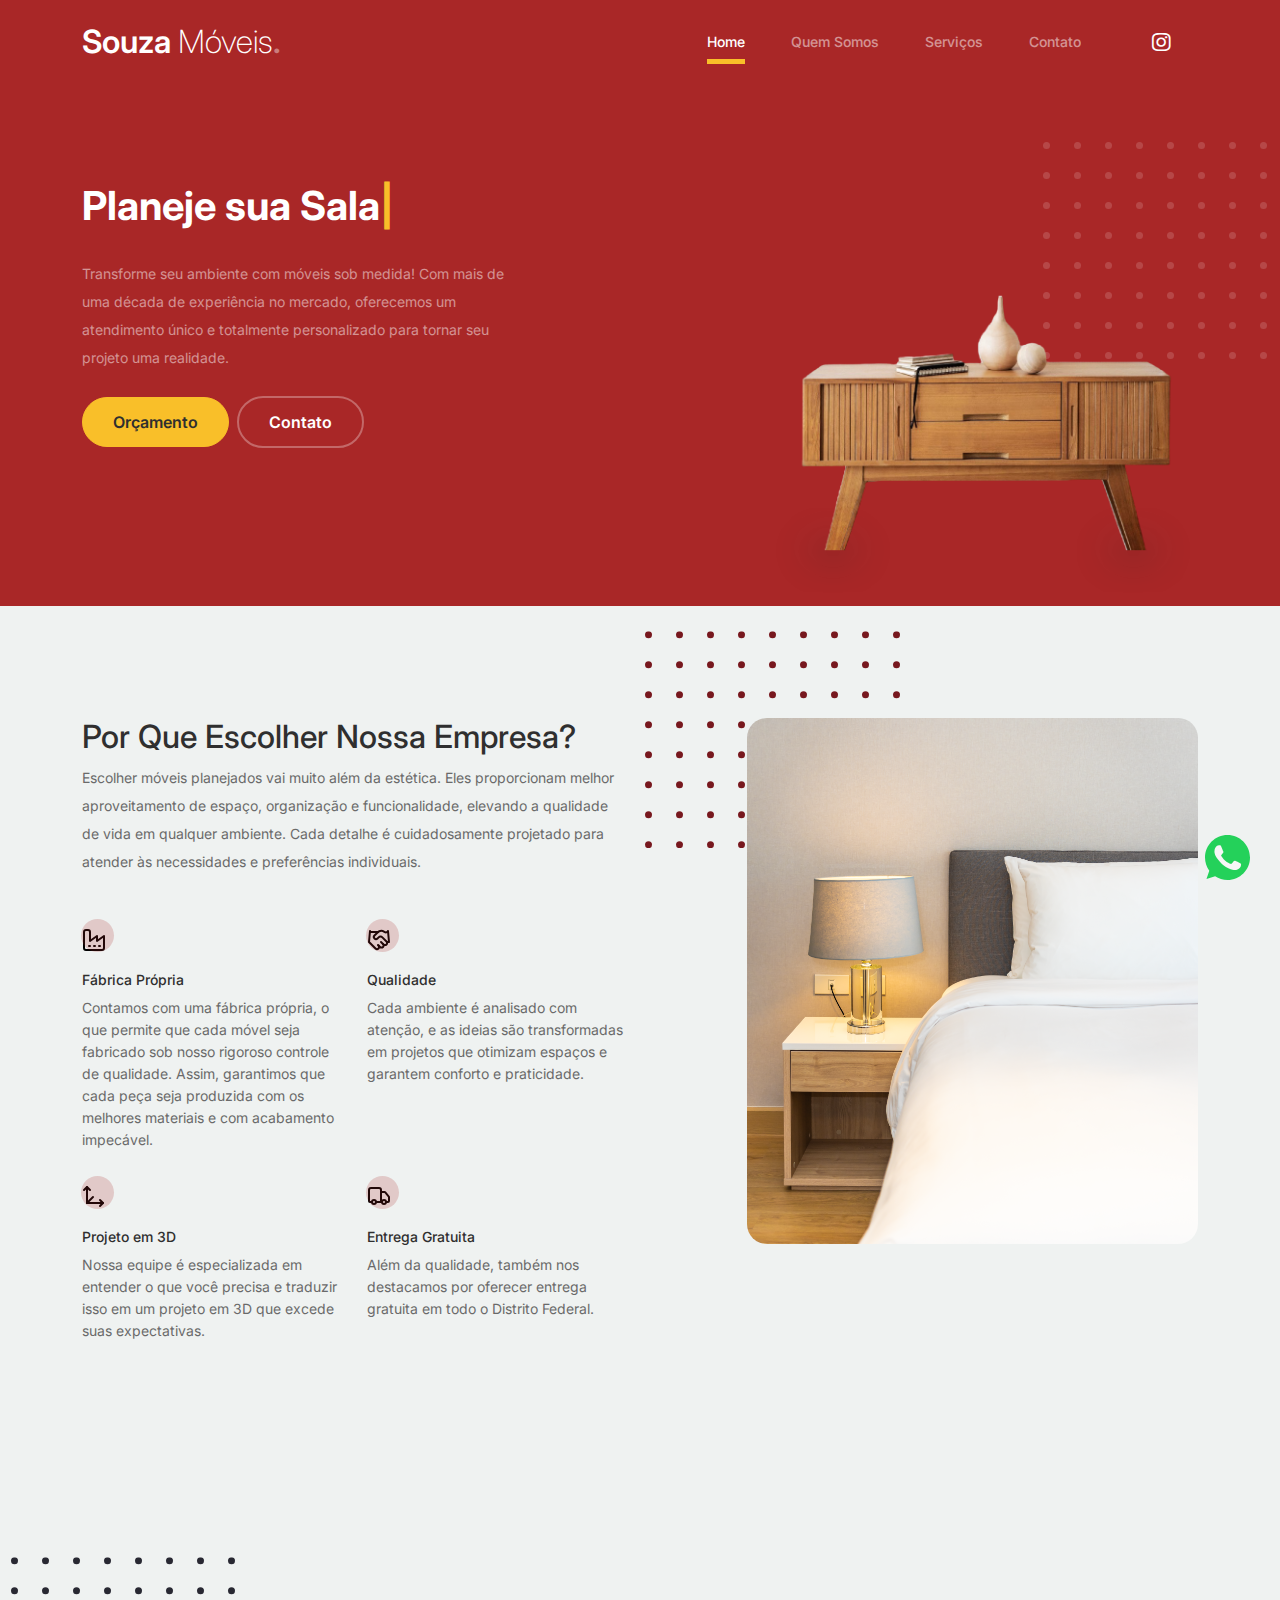
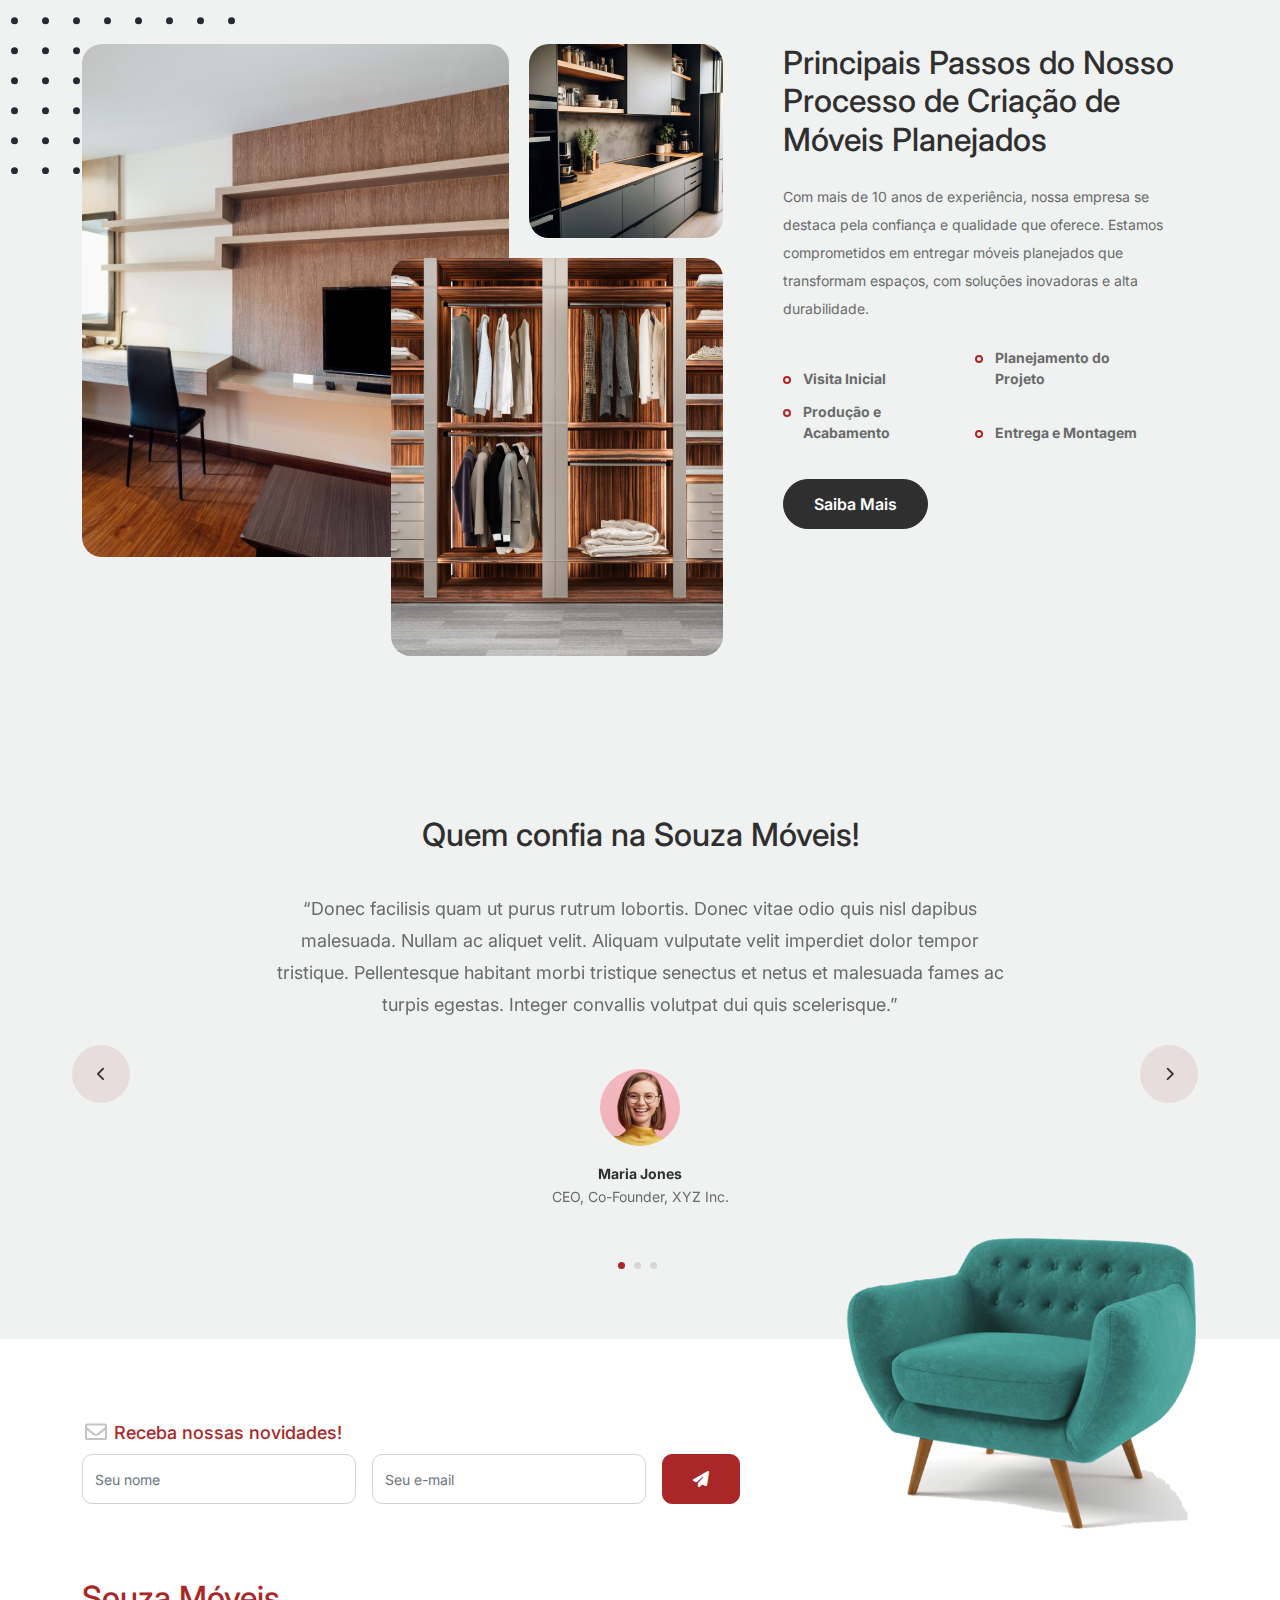
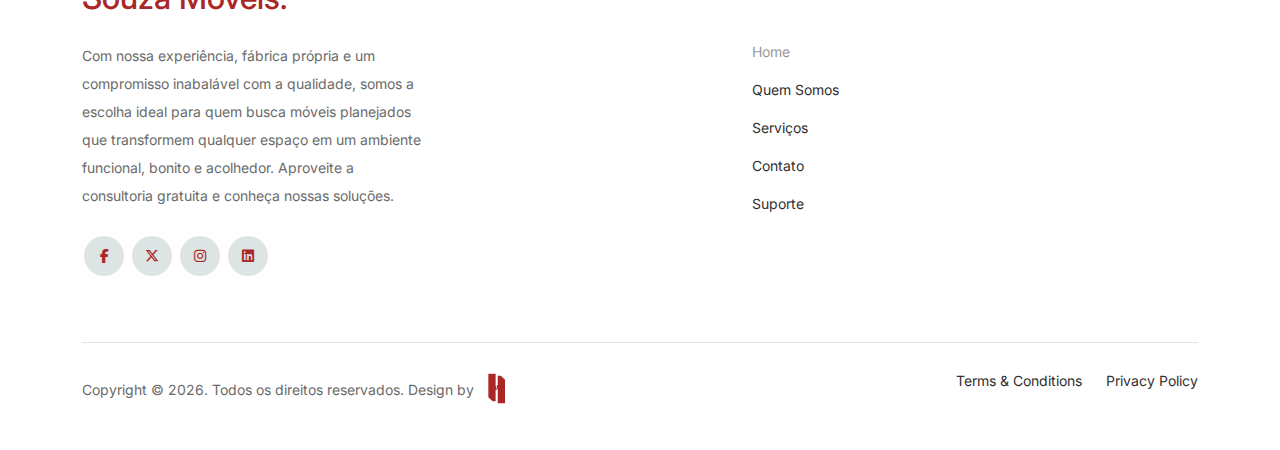
<file: index.html>
<!-- /*
* Bootstrap 5
*/ -->

<!doctype html>
<html lang="pt-br">

<head>
	<meta charset="utf-8">
	<meta name="viewport" content="width=device-width, initial-scale=1, shrink-to-fit=no">
	<meta name="author" content="Hugo Moraes">

	<meta name="theme-color" content="#a92727" />

	<link rel="icon" href="favicon-32x32.png" sizes="32x32" type="image/png">
	<link rel="icon" href="favicon.ico" type="image/x-icon">

	<meta name="description"
		content="Transforme seus ambientes com móveis planejados de alta qualidade e design personalizado. Fábrica própria, entrega gratuita e suporte técnico no Distrito Federal.">
	<meta name="keywords"
		content="móveis planejados, móveis sob medida, Brasília, design de interiores, fábrica própria">

	<!-- JSON-LD para SEO -->
	<script type="application/ld+json">
		{
		  "@context": "https://schema.org",
		  "@type": "LocalBusiness",
		  "name": "Souza Móveis Planejados",
		  "image": "https://www.souzamoveis.com.br/images/logo.png",
		  "@id": "https://www.souzamoveis.com.br",
		  "url": "https://www.souzamoveis.com.br",
		  "telephone": "+55-61-1234-5678",
		  "address": {
			"@type": "PostalAddress",
			"streetAddress": "Rua Exemplo, 123",
			"addressLocality": "Brasília",
			"addressRegion": "DF",
			"postalCode": "70000-000",
			"addressCountry": "BR"
		  },
		  "geo": {
			"@type": "GeoCoordinates",
			"latitude": "-15.793889",
			"longitude": "-47.882778"
		  },
		  "openingHoursSpecification": {
			"@type": "OpeningHoursSpecification",
			"dayOfWeek": [
			  "Monday",
			  "Tuesday",
			  "Wednesday",
			  "Thursday",
			  "Friday",
			  "Saturday"
			],
			"opens": "08:00",
			"closes": "18:00"
		  },
		  "sameAs": [
			"https://www.instagram.com/planejadossouzamoveis/",
			"https://www.facebook.com/souzamoveis",
			"https://www.linkedin.com/company/souzamoveis"
		  ],
		  "priceRange": "$$",
		  "description": "Transforme seus ambientes com móveis planejados de alta qualidade e design personalizado. Fábrica própria, entrega gratuita e suporte técnico no Distrito Federal."
		}
	</script>

	<!-- Bootstrap CSS -->
	<link href="css/bootstrap.min.css" rel="stylesheet">
	<link href="https://cdnjs.cloudflare.com/ajax/libs/font-awesome/6.4.2/css/all.min.css" rel="stylesheet">
	<link href="css/tiny-slider.css" rel="stylesheet">
	<link href="scss/style.css" rel="stylesheet">

	<title>Móveis Planejados em Brasília - Qualidade e Personalização | Souza Móveis Planejados</title>
</head>

<body>

	<!-- Start Header/Navigation -->
	<nav class="custom-navbar navbar navbar navbar-expand-md navbar-dark bg-dark" arial-label="Furni navigation bar">

		<div class="container">
			<a class="navbar-brand" href="index.html">Souza <small>Móveis</small><span>.</span></a>

			<button class="navbar-toggler" type="button" data-bs-toggle="collapse" data-bs-target="#navbarsFurni"
				aria-controls="navbarsFurni" aria-expanded="false" aria-label="Toggle navigation">
				<span class="navbar-toggler-icon"></span>
			</button>

			<div class="collapse navbar-collapse" id="navbarsFurni">
				<ul class="custom-navbar-nav navbar-nav ms-auto mb-2 mb-md-0">
					<li class="nav-item active">
						<a class="nav-link" href="index.html">Home</a>
					</li>
					<li><a class="nav-link" href="about.html">Quem Somos</a></li>
					<li><a class="nav-link" href="services.html">Serviços</a></li>
					<li><a class="nav-link" href="contact.html">Contato</a></li>
				</ul>

				<ul class="custom-navbar-cta navbar-nav mb-2 mb-md-0 ms-5">
					<li><a class="nav-link text-white" href="https://www.instagram.com/planejadossouzamoveis/"
							target="_blank" rel="noopener noreferrer"><span class="fa-xl fa-brands fa-instagram"></a>
					</li>
				</ul>
			</div>
		</div>

	</nav>
	<!-- End Header/Navigation -->

	<!-- Start Hero Section -->
	<div class="hero">
		<div class="container">
			<div class="row justify-content-between">
				<div class="col-lg-5">
					<div class="intro-excerpt">
						<h1>Planeje <span id="typewriter"></span><span id="cursor">|</span> </h1>
						<p class="mb-4">Transforme seu ambiente com móveis sob medida! Com mais de uma década de
							experiência no mercado, oferecemos um atendimento único e totalmente personalizado para
							tornar seu projeto uma realidade.</p>
						<p><a href="" class="btn btn-secondary me-2">Orçamento</a><a href="contact.html"
								class="btn btn-white-outline">Contato</a></p>
					</div>
				</div>
				<div class="col-lg-7">
					<div class="hero-img-wrap">
						<img src="images/new/BG.png" class="img-fluid" alt="Image de um criado mudo feito de madeira">
					</div>
				</div>
			</div>
		</div>
	</div>
	<!-- End Hero Section -->

	<!-- Start Why Choose Us Section -->
	<div class="why-choose-section">
		<div class="container">
			<div class="row justify-content-between">
				<div class="col-lg-6">
					<h2 class="section-title">Por Que Escolher Nossa Empresa?</h2>
					<p>Escolher móveis planejados vai muito além da estética. Eles proporcionam melhor aproveitamento de
						espaço, organização e funcionalidade, elevando a qualidade de vida em qualquer ambiente. Cada
						detalhe é cuidadosamente projetado para atender às necessidades e preferências individuais.</p>

					<div class="row my-5">
						<div class="col-6 col-md-6">
							<div class="feature">
								<div class="icon">
									<img src="images/icons/factory.svg" alt="Iconde de uma Fabrica" class="imf-fluid">
								</div>
								<h3>Fábrica Própria</h3>
								<p>Contamos com uma fábrica própria, o que permite que cada móvel seja fabricado sob
									nosso rigoroso controle de qualidade. Assim, garantimos que cada peça seja produzida
									com os melhores materiais e com acabamento impecável.</p>
							</div>
						</div>

						<div class="col-6 col-md-6">
							<div class="feature">
								<div class="icon">
									<img src="images/icons/handshake.svg" alt="Icone de um aperto de mãos"
										class="imf-fluid">
								</div>
								<h3>Qualidade</h3>
								<p>Cada ambiente é analisado com atenção, e as ideias são transformadas em projetos que
									otimizam espaços e garantem conforto e praticidade.</p>
							</div>
						</div>

						<div class="col-6 col-md-6">
							<div class="feature">
								<div class="icon">
									<img src="images/icons/move-3d.svg" alt="Iconde de um objeto 3D" class="imf-fluid">
								</div>
								<h3>Projeto em 3D</h3>
								<p>Nossa equipe é especializada em entender o que você precisa e traduzir isso em um
									projeto em 3D que excede suas expectativas.</p>
							</div>
						</div>

						<div class="col-6 col-md-6">
							<div class="feature">
								<div class="icon">
									<img src="images/icons/truck.svg" alt="Icone de um caminhão" class="imf-fluid">
								</div>
								<h3>Entrega Gratuita</h3>
								<p>Além da qualidade, também nos destacamos por oferecer entrega gratuita em todo o
									Distrito Federal.</p>
							</div>
						</div>

					</div>
				</div>

				<div class="col-lg-5">
					<div class="img-wrap">
						<img src="images/new/QUARTO-BG.png" alt="Image De um Quarto com um criado mudo e um abajur"
							class="img-fluid">
					</div>
				</div>

			</div>
		</div>
	</div>
	<!-- End Why Choose Us Section -->

	<!-- Start We Help Section -->
	<div class="we-help-section">
		<div class="container">
			<div class="row justify-content-between">
				<div class="col-lg-7 mb-5 mb-lg-0">
					<div class="imgs-grid">
						<div class="grid grid-1"><img src="images/new/QUARTO.png" alt="Imagem de um Quarto"></div>
						<div class="grid grid-2"><img src="images/new/COZINHA.png" alt="Imagem de uma Cozinha"></div>
						<div class="grid grid-3"><img src="images/new/ARMARIO.png"
								alt="Imagem de um Armário com roupas"></div>
					</div>
				</div>
				<div class="col-lg-5 ps-lg-5">
					<h2 class="section-title mb-4">Principais Passos do Nosso Processo de Criação de Móveis Planejados
					</h2>
					<p>Com mais de 10 anos de experiência, nossa empresa se destaca pela confiança e qualidade que
						oferece. Estamos comprometidos em entregar móveis planejados que transformam espaços, com
						soluções inovadoras e alta durabilidade.</p>

					<ul class="list-unstyled custom-list my-4">
						<li><b>Visita Inicial</b></li>
						<li><b>Planejamento do Projeto</b></li>
						<li><b>Produção e Acabamento</b></li>
						<li><b>Entrega e Montagem</b></li>
					</ul>
					<p><a href="services.html" class="btn">Saiba Mais</a></p>
				</div>
			</div>
		</div>
	</div>
	<!-- End We Help Section -->

	<!-- Start Testimonial Slider -->
	<div class="testimonial-section">
		<div class="container">
			<div class="row">
				<div class="col-lg-7 mx-auto text-center">
					<h2 class="section-title">Quem confia na Souza Móveis!</h2>
				</div>
			</div>

			<div class="row justify-content-center">
				<div class="col-lg-12">
					<div class="testimonial-slider-wrap text-center">

						<div id="testimonial-nav">
							<span class="prev" data-controls="prev"><span class="fa fa-chevron-left"></span></span>
							<span class="next" data-controls="next"><span class="fa fa-chevron-right"></span></span>
						</div>

						<div class="testimonial-slider">

							<div class="item">
								<div class="row justify-content-center">
									<div class="col-lg-8 mx-auto">

										<div class="testimonial-block text-center">
											<blockquote class="mb-5">
												<p>&ldquo;Donec facilisis quam ut purus rutrum lobortis. Donec vitae
													odio quis nisl dapibus malesuada. Nullam ac aliquet velit. Aliquam
													vulputate velit imperdiet dolor tempor tristique. Pellentesque
													habitant morbi tristique senectus et netus et malesuada fames ac
													turpis egestas. Integer convallis volutpat dui quis
													scelerisque.&rdquo;</p>
											</blockquote>

											<div class="author-info">
												<div class="author-pic">
													<img src="images/person-1.png" alt="Imagem de uma pessoa"
														class="img-fluid">
												</div>
												<h3 class="font-weight-bold">Maria Jones</h3>
												<span class="position d-block mb-3">CEO, Co-Founder, XYZ Inc.</span>
											</div>
										</div>

									</div>
								</div>
							</div>
							<!-- END item -->

							<div class="item">
								<div class="row justify-content-center">
									<div class="col-lg-8 mx-auto">

										<div class="testimonial-block text-center">
											<blockquote class="mb-5">
												<p>&ldquo;Donec facilisis quam ut purus rutrum lobortis. Donec vitae
													odio quis nisl dapibus malesuada. Nullam ac aliquet velit. Aliquam
													vulputate velit imperdiet dolor tempor tristique. Pellentesque
													habitant morbi tristique senectus et netus et malesuada fames ac
													turpis egestas. Integer convallis volutpat dui quis
													scelerisque.&rdquo;</p>
											</blockquote>

											<div class="author-info">
												<div class="author-pic">
													<img src="images/person-1.png" alt="Imagem de uma pessoa"
														class="img-fluid">
												</div>
												<h3 class="font-weight-bold">Maria Jones</h3>
												<span class="position d-block mb-3">CEO, Co-Founder, XYZ Inc.</span>
											</div>
										</div>

									</div>
								</div>
							</div>
							<!-- END item -->

							<div class="item">
								<div class="row justify-content-center">
									<div class="col-lg-8 mx-auto">

										<div class="testimonial-block text-center">
											<blockquote class="mb-5">
												<p>&ldquo;Donec facilisis quam ut purus rutrum lobortis. Donec vitae
													odio quis nisl dapibus malesuada. Nullam ac aliquet velit. Aliquam
													vulputate velit imperdiet dolor tempor tristique. Pellentesque
													habitant morbi tristique senectus et netus et malesuada fames ac
													turpis egestas. Integer convallis volutpat dui quis
													scelerisque.&rdquo;</p>
											</blockquote>

											<div class="author-info">
												<div class="author-pic">
													<img src="images/person-1.png" alt="Imagem de uma pessoa"
														class="img-fluid">
												</div>
												<h3 class="font-weight-bold">Maria Jones</h3>
												<span class="position d-block mb-3">CEO, Co-Founder, XYZ Inc.</span>
											</div>
										</div>

									</div>
								</div>
							</div>
							<!-- END item -->

						</div>

					</div>
				</div>
			</div>
		</div>
	</div>
	<!-- End Testimonial Slider -->

	<!-- Start Footer Section -->
	<footer class="footer-section">
		<div class="container relative">

			<div class="sofa-img">
				<img src="images/sofa.png" alt="Imagem de uma sofa" class="img-fluid">
			</div>

			<div class="row">
				<div class="col-lg-8">
					<div class="subscription-form">
						<h3 class="d-flex align-items-center"><span class="me-1"><img src="images/envelope-outline.svg"
									alt="Icone de um envelope" class="img-fluid"></span><span>Receba nossas
								novidades!</span></h3>

						<form action="#" class="row g-3">
							<div class="col-auto">
								<input type="text" class="form-control" placeholder="Seu nome">
							</div>
							<div class="col-auto">
								<input type="email" class="form-control" placeholder="Seu e-mail">
							</div>
							<div class="col-auto">
								<button class="btn btn-primary">
									<span class="fa fa-paper-plane"></span>
								</button>
							</div>
						</form>

					</div>
				</div>
			</div>

			<div class="row g-5 mb-5">
				<div class="col-lg-4">
					<div class="mb-4 footer-logo-wrap"><a href="#" class="footer-logo">Souza Móveis<span>.</span></a>
					</div>
					<p class="mb-4">Com nossa experiência, fábrica própria e um compromisso inabalável com a qualidade,
						somos a escolha ideal para quem busca móveis planejados que transformem qualquer espaço em um
						ambiente funcional, bonito e acolhedor. Aproveite a consultoria gratuita e conheça nossas
						soluções.</p>

					<ul class="list-unstyled custom-social">
						<li><a href="#"><span class="fa fa-brands fa-facebook-f"></span></a></li>
						<li><a href="#"><span class="fa-brands fa-x-twitter"></span></a></li>
						<li><a href="https://www.instagram.com/planejadossouzamoveis/" target="_blank"
								rel="noopener noreferrer"><span class="fa fa-brands fa-instagram"></span></a></li>
						<li><a href="#"><span class="fa fa-brands fa-linkedin"></span></a></li>
					</ul>
				</div>

				<div class="col-lg-8">
					<div class="row links-wrap justify-content-around">
						<div class="col-6 col-sm-6 col-md-3">
							<ul class="list-unstyled">
								<li class="active"><a href="index.html">Home</a></li>
								<li><a href="about.html">Quem Somos</a></li>
								<li><a href="services.html">Serviços</a></li>
								<li><a href="contact.html">Contato</a></li>
								<li><a href="#">Suporte</a></li>
							</ul>
						</div>
					</div>
				</div>

			</div>

			<div class="border-top copyright">
				<div class="row pt-4">
					<div class="col-lg-6">
						<p class="mb-2 text-center text-lg-start d-flex align-items-center">Copyright &copy;
							<script>document.write(new Date().getFullYear());</script>. Todos os direitos reservados.
							Design by <a href="https://bento.me/ohugo" class="logohugo" target="_blank" target="_blank"
								rel="noopener noreferrer"></a>
						</p>
					</div>

					<div class="col-lg-6 text-center text-lg-end">
						<ul class="list-unstyled d-inline-flex ms-auto d-flex align-items-center">
							<li class="me-4"><a href="#">Terms &amp; Conditions</a></li>
							<li><a href="#">Privacy Policy</a></li>
						</ul>
					</div>

				</div>
			</div>

			<!-- WPP -->

			<a href="#" target="_blank" rel="noopener noreferrer" class="wpp">
				<svg enable-background="new 0 0 512 512" width="45" height="45" version="1.1" viewBox="0 0 512 512"
					xml:space="preserve" xmlns="http://www.w3.org/2000/svg">
					<path
						d="M256.064,0h-0.128l0,0C114.784,0,0,114.816,0,256c0,56,18.048,107.904,48.736,150.048l-31.904,95.104  l98.4-31.456C155.712,496.512,204,512,256.064,512C397.216,512,512,397.152,512,256S397.216,0,256.064,0z"
						fill="#24D15A" />
					<path
						d="m405.02 361.5c-6.176 17.44-30.688 31.904-50.24 36.128-13.376 2.848-30.848 5.12-89.664-19.264-75.232-31.168-123.68-107.62-127.46-112.58-3.616-4.96-30.4-40.48-30.4-77.216s18.656-54.624 26.176-62.304c6.176-6.304 16.384-9.184 26.176-9.184 3.168 0 6.016 0.16 8.576 0.288 7.52 0.32 11.296 0.768 16.256 12.64 6.176 14.88 21.216 51.616 23.008 55.392 1.824 3.776 3.648 8.896 1.088 13.856-2.4 5.12-4.512 7.392-8.288 11.744s-7.36 7.68-11.136 12.352c-3.456 4.064-7.36 8.416-3.008 15.936 4.352 7.36 19.392 31.904 41.536 51.616 28.576 25.44 51.744 33.568 60.032 37.024 6.176 2.56 13.536 1.952 18.048-2.848 5.728-6.176 12.8-16.416 20-26.496 5.12-7.232 11.584-8.128 18.368-5.568 6.912 2.4 43.488 20.48 51.008 24.224 7.52 3.776 12.48 5.568 14.304 8.736 1.792 3.168 1.792 18.048-4.384 35.52z"
						fill="#f7f7f7" />
				</svg>
			</a>

		</div>
	</footer>
	<!-- End Footer Section -->

	<script src="js/bootstrap.bundle.min.js"></script>
	<script src="js/tiny-slider.js"></script>
	<script src="js/custom.js"></script>
	<script src="js/letras.js"></script>
</body>

</html>
</file>
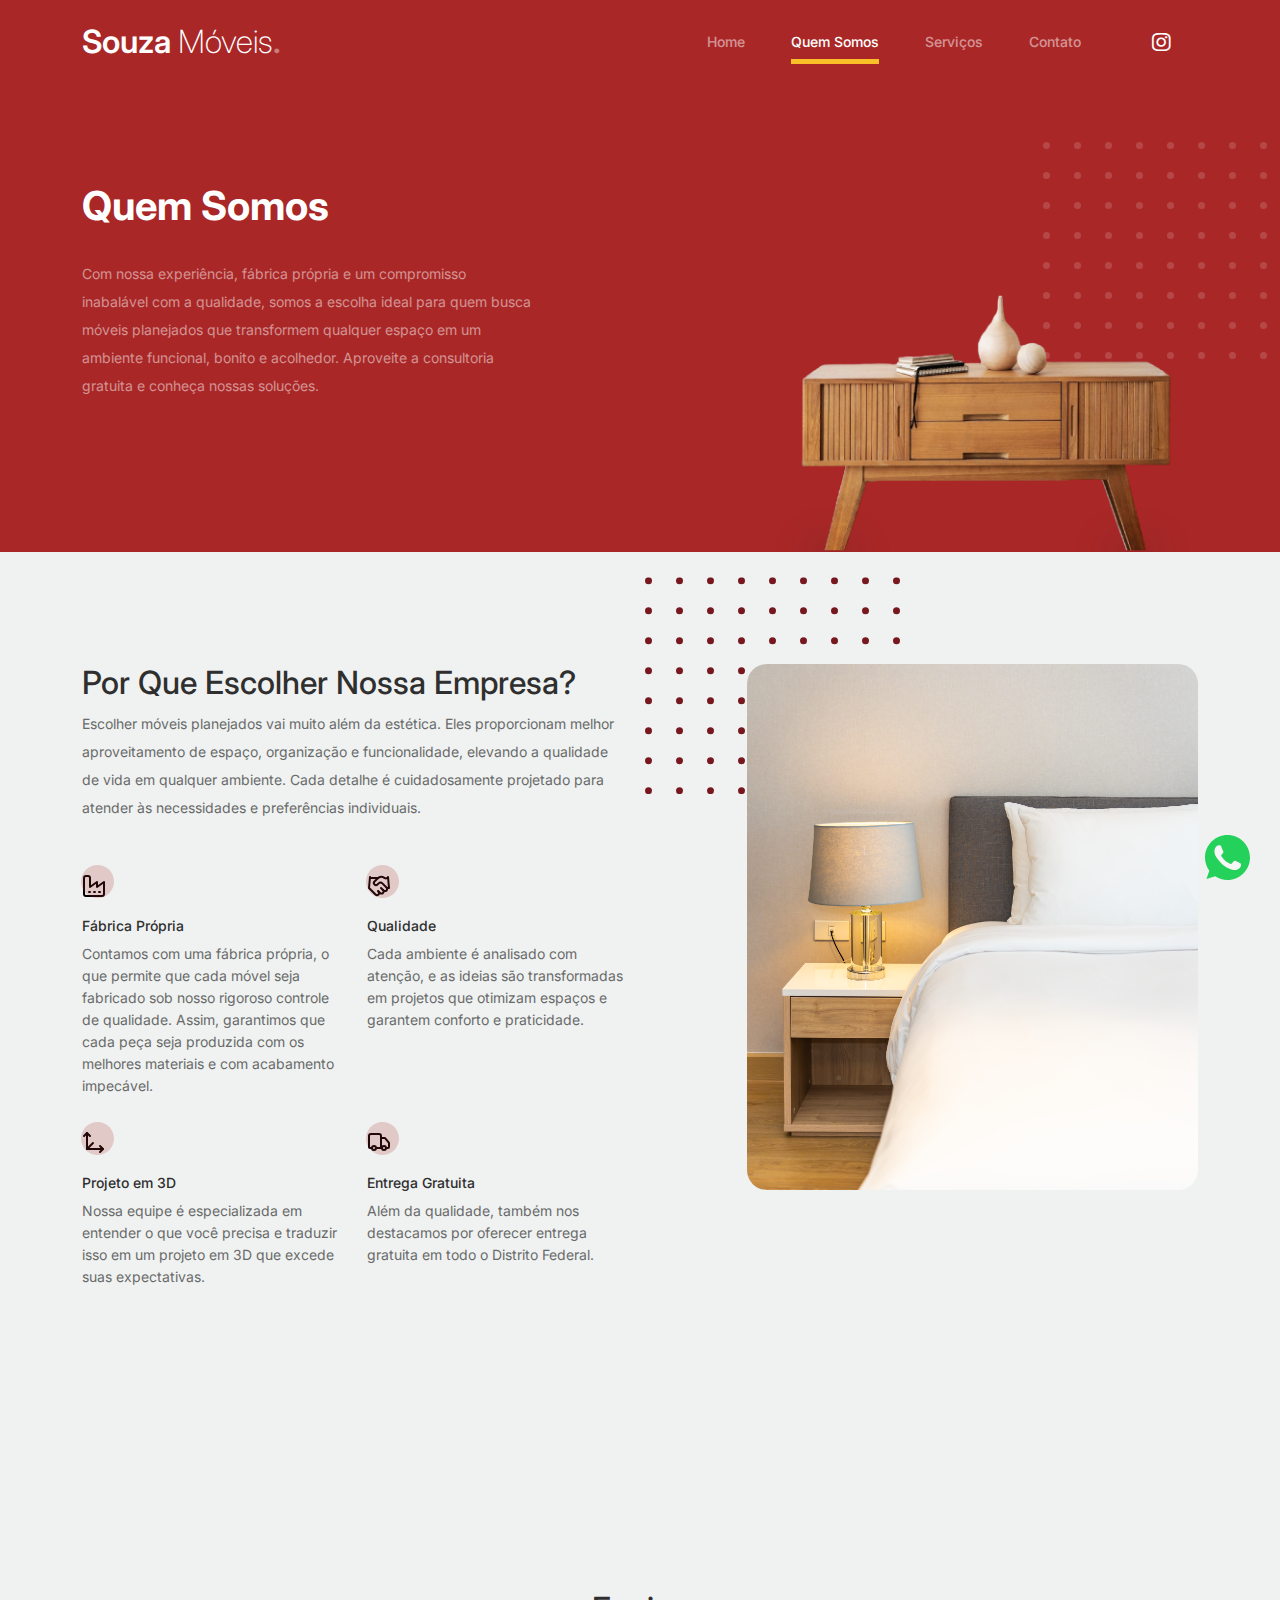
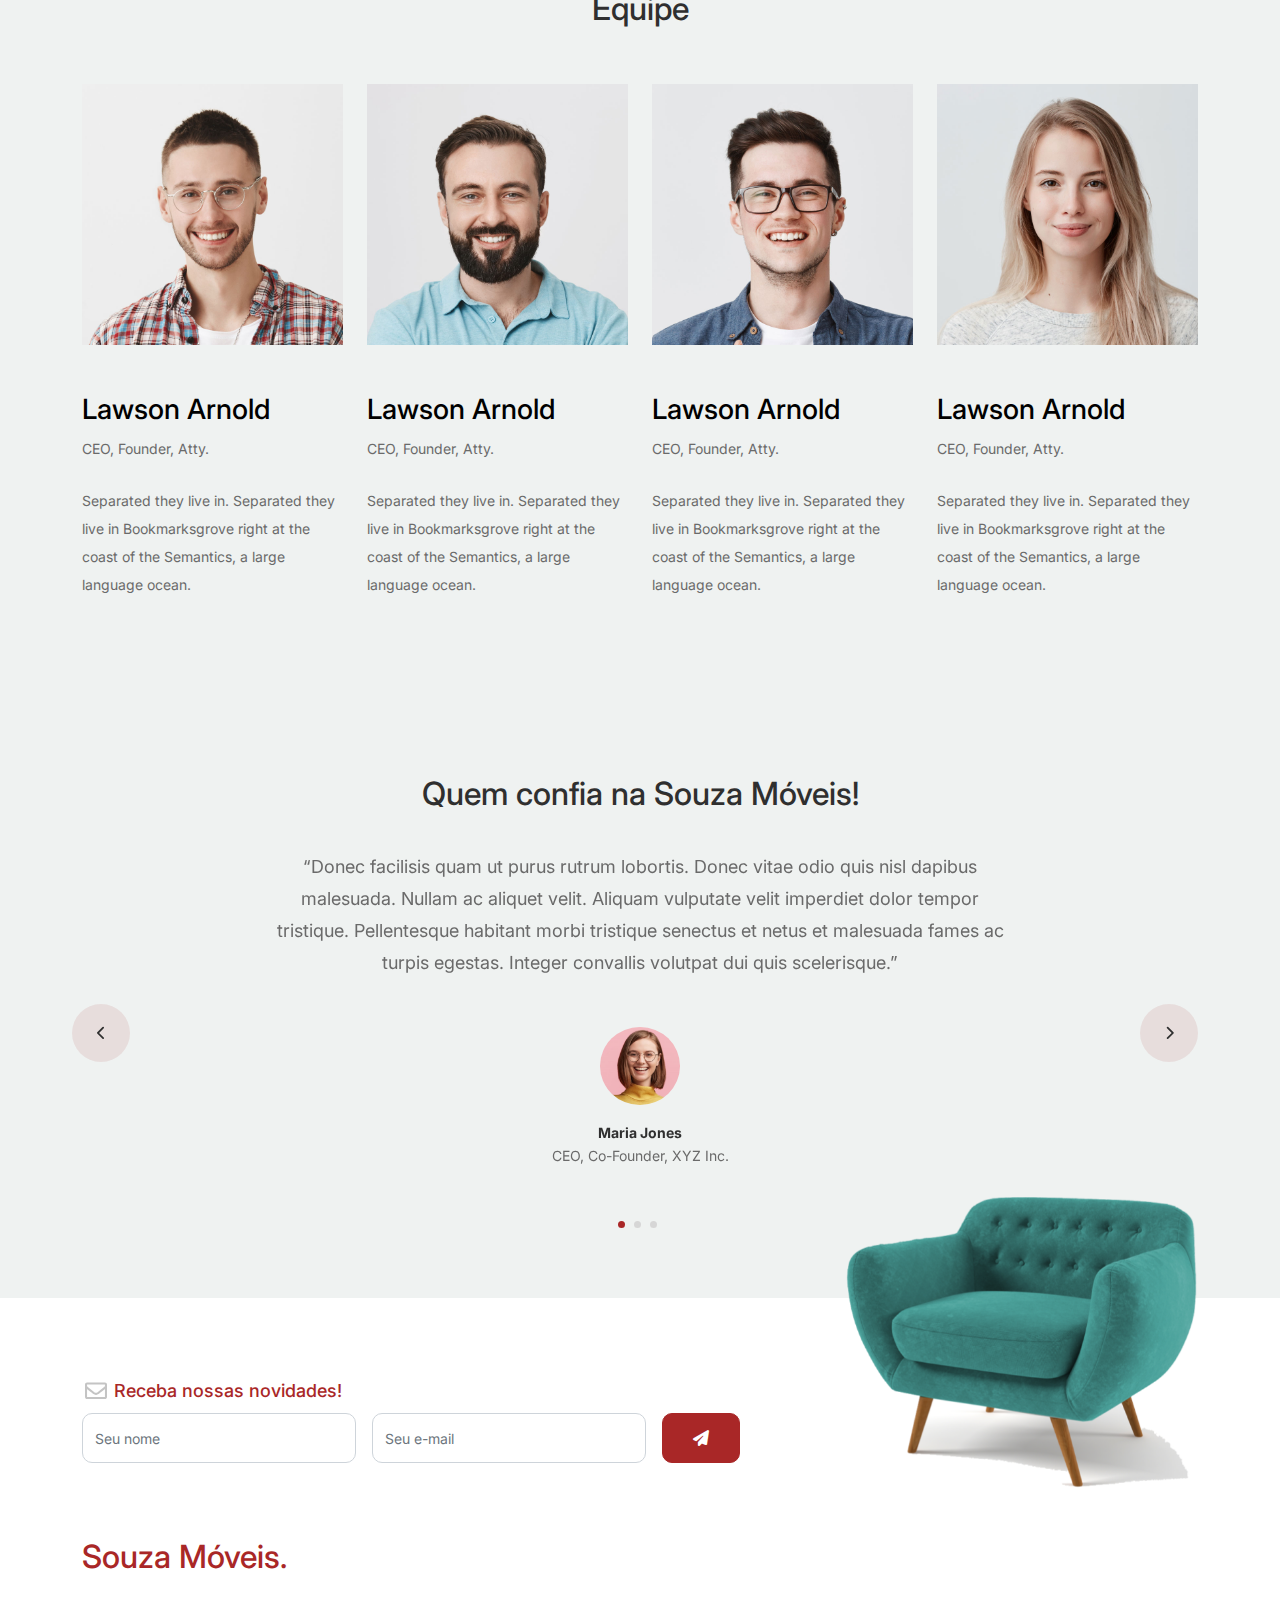
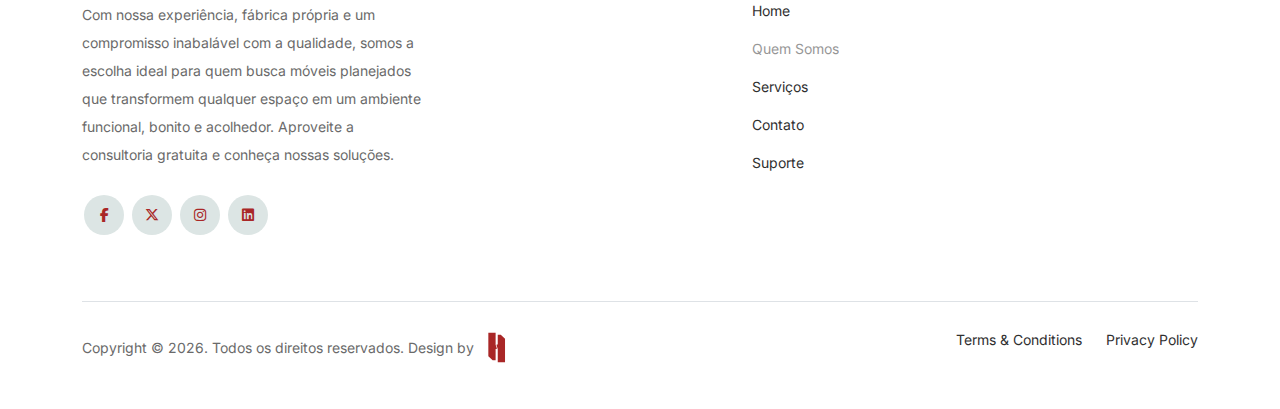
<file: about.html>
<!-- /*
* Bootstrap 5
*/ -->
<!doctype html>
<html lang="pt-br">

<head>
	<meta charset="utf-8">
	<meta name="viewport" content="width=device-width, initial-scale=1, shrink-to-fit=no">
	<meta name="author" content="Hugo Moraes">

	<meta name="theme-color" content="#a92727" />

	<link rel="icon" href="favicon-32x32.png" sizes="32x32" type="image/png">
	<link rel="icon" href="favicon.ico" type="image/x-icon">

	<meta name="description"
		content="Transforme seus ambientes com móveis planejados de alta qualidade e design personalizado. Fábrica própria, entrega gratuita e suporte técnico no Distrito Federal.">
	<meta name="keywords"
		content="móveis planejados, móveis sob medida, Brasília, design de interiores, fábrica própria">

	<!-- JSON-LD para SEO -->
	<script type="application/ld+json">
		{
		  "@context": "https://schema.org",
		  "@type": "LocalBusiness",
		  "name": "Souza Móveis Planejados",
		  "image": "https://www.souzamoveis.com.br/images/logo.png",
		  "@id": "https://www.souzamoveis.com.br",
		  "url": "https://www.souzamoveis.com.br",
		  "telephone": "+55-61-1234-5678",
		  "address": {
			"@type": "PostalAddress",
			"streetAddress": "Rua Exemplo, 123",
			"addressLocality": "Brasília",
			"addressRegion": "DF",
			"postalCode": "70000-000",
			"addressCountry": "BR"
		  },
		  "geo": {
			"@type": "GeoCoordinates",
			"latitude": "-15.793889",
			"longitude": "-47.882778"
		  },
		  "openingHoursSpecification": {
			"@type": "OpeningHoursSpecification",
			"dayOfWeek": [
			  "Monday",
			  "Tuesday",
			  "Wednesday",
			  "Thursday",
			  "Friday",
			  "Saturday"
			],
			"opens": "08:00",
			"closes": "18:00"
		  },
		  "sameAs": [
			"https://www.instagram.com/planejadossouzamoveis/",
			"https://www.facebook.com/souzamoveis",
			"https://www.linkedin.com/company/souzamoveis"
		  ],
		  "priceRange": "$$",
		  "description": "Transforme seus ambientes com móveis planejados de alta qualidade e design personalizado. Fábrica própria, entrega gratuita e suporte técnico no Distrito Federal."
		}
	</script>

	<!-- Bootstrap CSS -->
	<link href="css/bootstrap.min.css" rel="stylesheet">
	<link href="https://cdnjs.cloudflare.com/ajax/libs/font-awesome/6.4.2/css/all.min.css" rel="stylesheet">
	<link href="css/tiny-slider.css" rel="stylesheet">
	<link href="scss/style.css" rel="stylesheet">

	<title>Sobre | Souza Móveis Planejados</title>
</head>

<body>

	<!-- Start Header/Navigation -->
	<nav class="custom-navbar navbar navbar navbar-expand-md navbar-dark bg-dark" arial-label="Furni navigation bar">

		<div class="container">
			<a class="navbar-brand" href="index.html">Souza <small>Móveis</small><span>.</span></a>

			<button class="navbar-toggler" type="button" data-bs-toggle="collapse" data-bs-target="#navbarsFurni"
				aria-controls="navbarsFurni" aria-expanded="false" aria-label="Toggle navigation">
				<span class="navbar-toggler-icon"></span>
			</button>

			<div class="collapse navbar-collapse" id="navbarsFurni">
				<ul class="custom-navbar-nav navbar-nav ms-auto mb-2 mb-md-0">
					<li class="nav-item ">
						<a class="nav-link" href="index.html">Home</a>
					</li>
					<li class="active"><a class="nav-link" href="about.html">Quem Somos</a></li>
					<li><a class="nav-link" href="services.html">Serviços</a></li>
					<li><a class="nav-link" href="contact.html">Contato</a></li>
				</ul>

				<ul class="custom-navbar-cta navbar-nav mb-2 mb-md-0 ms-5">
					<li><a class="nav-link text-white" href="https://www.instagram.com/planejadossouzamoveis/"
							target="_blank" rel="noopener noreferrer"><span class="fa-xl fa-brands fa-instagram"></a>
					</li>
				</ul>
			</div>
		</div>

	</nav>
	<!-- End Header/Navigation -->

	<!-- Start Hero Section -->
	<div class="hero">
		<div class="container">
			<div class="row justify-content-between">
				<div class="col-lg-5">
					<div class="intro-excerpt">
						<h1>Quem Somos</h1>
						<p class="mb-4">Com nossa experiência, fábrica própria e um compromisso inabalável com a
							qualidade, somos a escolha ideal para quem busca móveis planejados que transformem qualquer
							espaço em um ambiente funcional, bonito e acolhedor. Aproveite a consultoria gratuita e
							conheça nossas soluções.</p>
					</div>
				</div>
				<div class="col-lg-7">
					<div class="hero-img-wrap">
						<img src="images/new/BG.png" class="img-fluid">
					</div>
				</div>
			</div>
		</div>
	</div>
	<!-- End Hero Section -->

	<!-- Start Why Choose Us Section -->
	<div class="why-choose-section">
		<div class="container">
			<div class="row justify-content-between">
				<div class="col-lg-6">
					<h2 class="section-title">Por Que Escolher Nossa Empresa?</h2>
					<p>Escolher móveis planejados vai muito além da estética. Eles proporcionam melhor aproveitamento de
						espaço, organização e funcionalidade, elevando a qualidade de vida em qualquer ambiente. Cada
						detalhe é cuidadosamente projetado para atender às necessidades e preferências individuais.</p>

					<div class="row my-5">
						<div class="col-6 col-md-6">
							<div class="feature">
								<div class="icon">
									<img src="images/icons/factory.svg" alt="Iconde de uma Fabrica" class="imf-fluid">
								</div>
								<h3>Fábrica Própria</h3>
								<p>Contamos com uma fábrica própria, o que permite que cada móvel seja fabricado sob
									nosso rigoroso controle de qualidade. Assim, garantimos que cada peça seja produzida
									com os melhores materiais e com acabamento impecável.</p>
							</div>
						</div>

						<div class="col-6 col-md-6">
							<div class="feature">
								<div class="icon">
									<img src="images/icons/handshake.svg" alt="Icone de um aperto de mãos"
										class="imf-fluid">
								</div>
								<h3>Qualidade</h3>
								<p>Cada ambiente é analisado com atenção, e as ideias são transformadas em projetos que
									otimizam espaços e garantem conforto e praticidade.</p>
							</div>
						</div>

						<div class="col-6 col-md-6">
							<div class="feature">
								<div class="icon">
									<img src="images/icons/move-3d.svg" alt="Icone de um objeto 3D" class="imf-fluid">
								</div>
								<h3>Projeto em 3D</h3>
								<p>Nossa equipe é especializada em entender o que você precisa e traduzir isso em um
									projeto em 3D que excede suas expectativas.</p>
							</div>
						</div>

						<div class="col-6 col-md-6">
							<div class="feature">
								<div class="icon">
									<img src="images/icons/truck.svg" alt="Icone de um caminhão" class="imf-fluid">
								</div>
								<h3>Entrega Gratuita</h3>
								<p>Além da qualidade, também nos destacamos por oferecer entrega gratuita em todo o
									Distrito Federal.</p>
							</div>
						</div>

					</div>
				</div>

				<div class="col-lg-5">
					<div class="img-wrap">
						<img src="images/new/QUARTO-BG.png" alt="Image De um Quarto com um criado mudo e um abajur"
							class="img-fluid">
					</div>
				</div>

			</div>
		</div>
	</div>
	<!-- End Why Choose Us Section -->

	<!-- Start Team Section -->
	<div class="untree_co-section">
		<div class="container">

			<div class="row mb-5">
				<div class="col-lg-5 mx-auto text-center">
					<h2 class="section-title">Equipe</h2>
				</div>
			</div>
			<div class="row">
				<!-- Start Column 1 -->
				<div class="col-12 col-md-6 col-lg-3 mb-5 mb-md-0">
					<img src="images/person_1.jpg" class="img-fluid mb-5">
					<h3 class="text-black">Lawson Arnold</h3>
					<span class="d-block position mb-4">CEO, Founder, Atty.</span>
					<p>Separated they live in.
						Separated they live in Bookmarksgrove right at the coast of the Semantics, a large language
						ocean.</p>
				</div>
				<!-- End Column 1 -->

				<!-- Start Column 2 -->
				<div class="col-12 col-md-6 col-lg-3 mb-5 mb-md-0">
					<img src="images/person_2.jpg" class="img-fluid mb-5">
					<h3 class="text-black">Lawson Arnold</h3>
					<span class="d-block position mb-4">CEO, Founder, Atty.</span>
					<p>Separated they live in.
						Separated they live in Bookmarksgrove right at the coast of the Semantics, a large language
						ocean.</p>
				</div>
				<!-- End Column 2 -->

				<!-- Start Column 3 -->
				<div class="col-12 col-md-6 col-lg-3 mb-5 mb-md-0">
					<img src="images/person_3.jpg" class="img-fluid mb-5">
					<h3 class="text-black">Lawson Arnold</h3>
					<span class="d-block position mb-4">CEO, Founder, Atty.</span>
					<p>Separated they live in.
						Separated they live in Bookmarksgrove right at the coast of the Semantics, a large language
						ocean.</p>
				</div>
				<!-- End Column 3 -->

				<!-- Start Column 4 -->
				<div class="col-12 col-md-6 col-lg-3 mb-5 mb-md-0">
					<img src="images/person_4.jpg" class="img-fluid mb-5">
					<h3 class="text-black">Lawson Arnold</h3>
					<span class="d-block position mb-4">CEO, Founder, Atty.</span>
					<p>Separated they live in.
						Separated they live in Bookmarksgrove right at the coast of the Semantics, a large language
						ocean.</p>
				</div>
				<!-- End Column 4 -->
			</div>
		</div>
	</div>
	<!-- End Team Section -->

	<!-- Start Testimonial Slider -->
	<div class="testimonial-section">
		<div class="container">
			<div class="row">
				<div class="col-lg-7 mx-auto text-center">
					<h2 class="section-title">Quem confia na Souza Móveis!</h2>
				</div>
			</div>

			<div class="row justify-content-center">
				<div class="col-lg-12">
					<div class="testimonial-slider-wrap text-center">

						<div id="testimonial-nav">
							<span class="prev" data-controls="prev"><span class="fa fa-chevron-left"></span></span>
							<span class="next" data-controls="next"><span class="fa fa-chevron-right"></span></span>
						</div>

						<div class="testimonial-slider">

							<div class="item">
								<div class="row justify-content-center">
									<div class="col-lg-8 mx-auto">

										<div class="testimonial-block text-center">
											<blockquote class="mb-5">
												<p>&ldquo;Donec facilisis quam ut purus rutrum lobortis. Donec vitae
													odio quis nisl dapibus malesuada. Nullam ac aliquet velit. Aliquam
													vulputate velit imperdiet dolor tempor tristique. Pellentesque
													habitant morbi tristique senectus et netus et malesuada fames ac
													turpis egestas. Integer convallis volutpat dui quis
													scelerisque.&rdquo;</p>
											</blockquote>

											<div class="author-info">
												<div class="author-pic">
													<img src="images/person-1.png" alt="Imagem de uma pessoa"
														class="img-fluid">
												</div>
												<h3 class="font-weight-bold">Maria Jones</h3>
												<span class="position d-block mb-3">CEO, Co-Founder, XYZ Inc.</span>
											</div>
										</div>

									</div>
								</div>
							</div>
							<!-- END item -->

							<div class="item">
								<div class="row justify-content-center">
									<div class="col-lg-8 mx-auto">

										<div class="testimonial-block text-center">
											<blockquote class="mb-5">
												<p>&ldquo;Donec facilisis quam ut purus rutrum lobortis. Donec vitae
													odio quis nisl dapibus malesuada. Nullam ac aliquet velit. Aliquam
													vulputate velit imperdiet dolor tempor tristique. Pellentesque
													habitant morbi tristique senectus et netus et malesuada fames ac
													turpis egestas. Integer convallis volutpat dui quis
													scelerisque.&rdquo;</p>
											</blockquote>

											<div class="author-info">
												<div class="author-pic">
													<img src="images/person-1.png" alt="Imagem de uma pessoa"
														class="img-fluid">
												</div>
												<h3 class="font-weight-bold">Maria Jones</h3>
												<span class="position d-block mb-3">CEO, Co-Founder, XYZ Inc.</span>
											</div>
										</div>

									</div>
								</div>
							</div>
							<!-- END item -->

							<div class="item">
								<div class="row justify-content-center">
									<div class="col-lg-8 mx-auto">

										<div class="testimonial-block text-center">
											<blockquote class="mb-5">
												<p>&ldquo;Donec facilisis quam ut purus rutrum lobortis. Donec vitae
													odio quis nisl dapibus malesuada. Nullam ac aliquet velit. Aliquam
													vulputate velit imperdiet dolor tempor tristique. Pellentesque
													habitant morbi tristique senectus et netus et malesuada fames ac
													turpis egestas. Integer convallis volutpat dui quis
													scelerisque.&rdquo;</p>
											</blockquote>

											<div class="author-info">
												<div class="author-pic">
													<img src="images/person-1.png" alt="Imagem de uma pessoa"
														class="img-fluid">
												</div>
												<h3 class="font-weight-bold">Maria Jones</h3>
												<span class="position d-block mb-3">CEO, Co-Founder, XYZ Inc.</span>
											</div>
										</div>

									</div>
								</div>
							</div>
							<!-- END item -->

						</div>

					</div>
				</div>
			</div>
		</div>
	</div>
	<!-- End Testimonial Slider -->

	<!-- Start Footer Section -->
	<footer class="footer-section">
		<div class="container relative">

			<div class="sofa-img">
				<img src="images/sofa.png" alt="Imagem de uma sofa" class="img-fluid">
			</div>

			<div class="row">
				<div class="col-lg-8">
					<div class="subscription-form">
						<h3 class="d-flex align-items-center"><span class="me-1"><img src="images/envelope-outline.svg"
									alt="Icone de um envelope" class="img-fluid"></span><span>Receba nossas
								novidades!</span></h3>

						<form action="#" class="row g-3">
							<div class="col-auto">
								<input type="text" class="form-control" placeholder="Seu nome">
							</div>
							<div class="col-auto">
								<input type="email" class="form-control" placeholder="Seu e-mail">
							</div>
							<div class="col-auto">
								<button class="btn btn-primary">
									<span class="fa fa-paper-plane"></span>
								</button>
							</div>
						</form>

					</div>
				</div>
			</div>

			<div class="row g-5 mb-5">
				<div class="col-lg-4">
					<div class="mb-4 footer-logo-wrap"><a href="#" class="footer-logo">Souza Móveis<span>.</span></a>
					</div>
					<p class="mb-4">Com nossa experiência, fábrica própria e um compromisso inabalável com a qualidade,
						somos a escolha ideal para quem busca móveis planejados que transformem qualquer espaço em um
						ambiente funcional, bonito e acolhedor. Aproveite a consultoria gratuita e conheça nossas
						soluções.</p>

					<ul class="list-unstyled custom-social">
						<li><a href="#"><span class="fa fa-brands fa-facebook-f"></span></a></li>
						<li><a href="#"><span class="fa-brands fa-x-twitter"></span></a></li>
						<li><a href="https://www.instagram.com/planejadossouzamoveis/" target="_blank"
								rel="noopener noreferrer"><span class="fa fa-brands fa-instagram"></span></a>
						</li>
						<li><a href="#"><span class="fa fa-brands fa-linkedin"></span></a></li>
					</ul>
				</div>

				<div class="col-lg-8">
					<div class="row links-wrap justify-content-around">
						<div class="col-6 col-sm-6 col-md-3">
							<ul class="list-unstyled">
								<li><a href="index.html">Home</a></li>
								<li class="active"><a href="about.html">Quem Somos</a></li>
								<li><a href="services.html">Serviços</a></li>
								<li><a href="contact.html">Contato</a></li>
								<li><a href="#">Suporte</a></li>
							</ul>
						</div>
					</div>
				</div>

			</div>

			<div class="border-top copyright">
				<div class="row pt-4">
					<div class="col-lg-6">
						<p class="mb-2 text-center text-lg-start d-flex align-items-center">Copyright &copy;
							<script>document.write(new Date().getFullYear());</script>. Todos os direitos reservados.
							Design by <a href="https://bento.me/ohugo" class="logohugo" target="_blank" target="_blank"
								rel="noopener noreferrer"></a>
						</p>
					</div>

					<div class="col-lg-6 text-center text-lg-end">
						<ul class="list-unstyled d-inline-flex ms-auto d-flex align-items-center">
							<li class="me-4"><a href="#">Terms &amp; Conditions</a></li>
							<li><a href="#">Privacy Policy</a></li>
						</ul>
					</div>

				</div>
			</div>

			<!-- WPP -->

			<a href="#" target="_blank" rel="noopener noreferrer" class="wpp">
				<svg enable-background="new 0 0 512 512" width="45" height="45" version="1.1" viewBox="0 0 512 512"
					xml:space="preserve" xmlns="http://www.w3.org/2000/svg">
					<path
						d="M256.064,0h-0.128l0,0C114.784,0,0,114.816,0,256c0,56,18.048,107.904,48.736,150.048l-31.904,95.104  l98.4-31.456C155.712,496.512,204,512,256.064,512C397.216,512,512,397.152,512,256S397.216,0,256.064,0z"
						fill="#24D15A" />
					<path
						d="m405.02 361.5c-6.176 17.44-30.688 31.904-50.24 36.128-13.376 2.848-30.848 5.12-89.664-19.264-75.232-31.168-123.68-107.62-127.46-112.58-3.616-4.96-30.4-40.48-30.4-77.216s18.656-54.624 26.176-62.304c6.176-6.304 16.384-9.184 26.176-9.184 3.168 0 6.016 0.16 8.576 0.288 7.52 0.32 11.296 0.768 16.256 12.64 6.176 14.88 21.216 51.616 23.008 55.392 1.824 3.776 3.648 8.896 1.088 13.856-2.4 5.12-4.512 7.392-8.288 11.744s-7.36 7.68-11.136 12.352c-3.456 4.064-7.36 8.416-3.008 15.936 4.352 7.36 19.392 31.904 41.536 51.616 28.576 25.44 51.744 33.568 60.032 37.024 6.176 2.56 13.536 1.952 18.048-2.848 5.728-6.176 12.8-16.416 20-26.496 5.12-7.232 11.584-8.128 18.368-5.568 6.912 2.4 43.488 20.48 51.008 24.224 7.52 3.776 12.48 5.568 14.304 8.736 1.792 3.168 1.792 18.048-4.384 35.52z"
						fill="#f7f7f7" />
				</svg>
			</a>

		</div>
	</footer>
	<!-- End Footer Section -->

	<script src="js/bootstrap.bundle.min.js"></script>
	<script src="js/tiny-slider.js"></script>
	<script src="js/custom.js"></script>
</body>

</html>
</file>
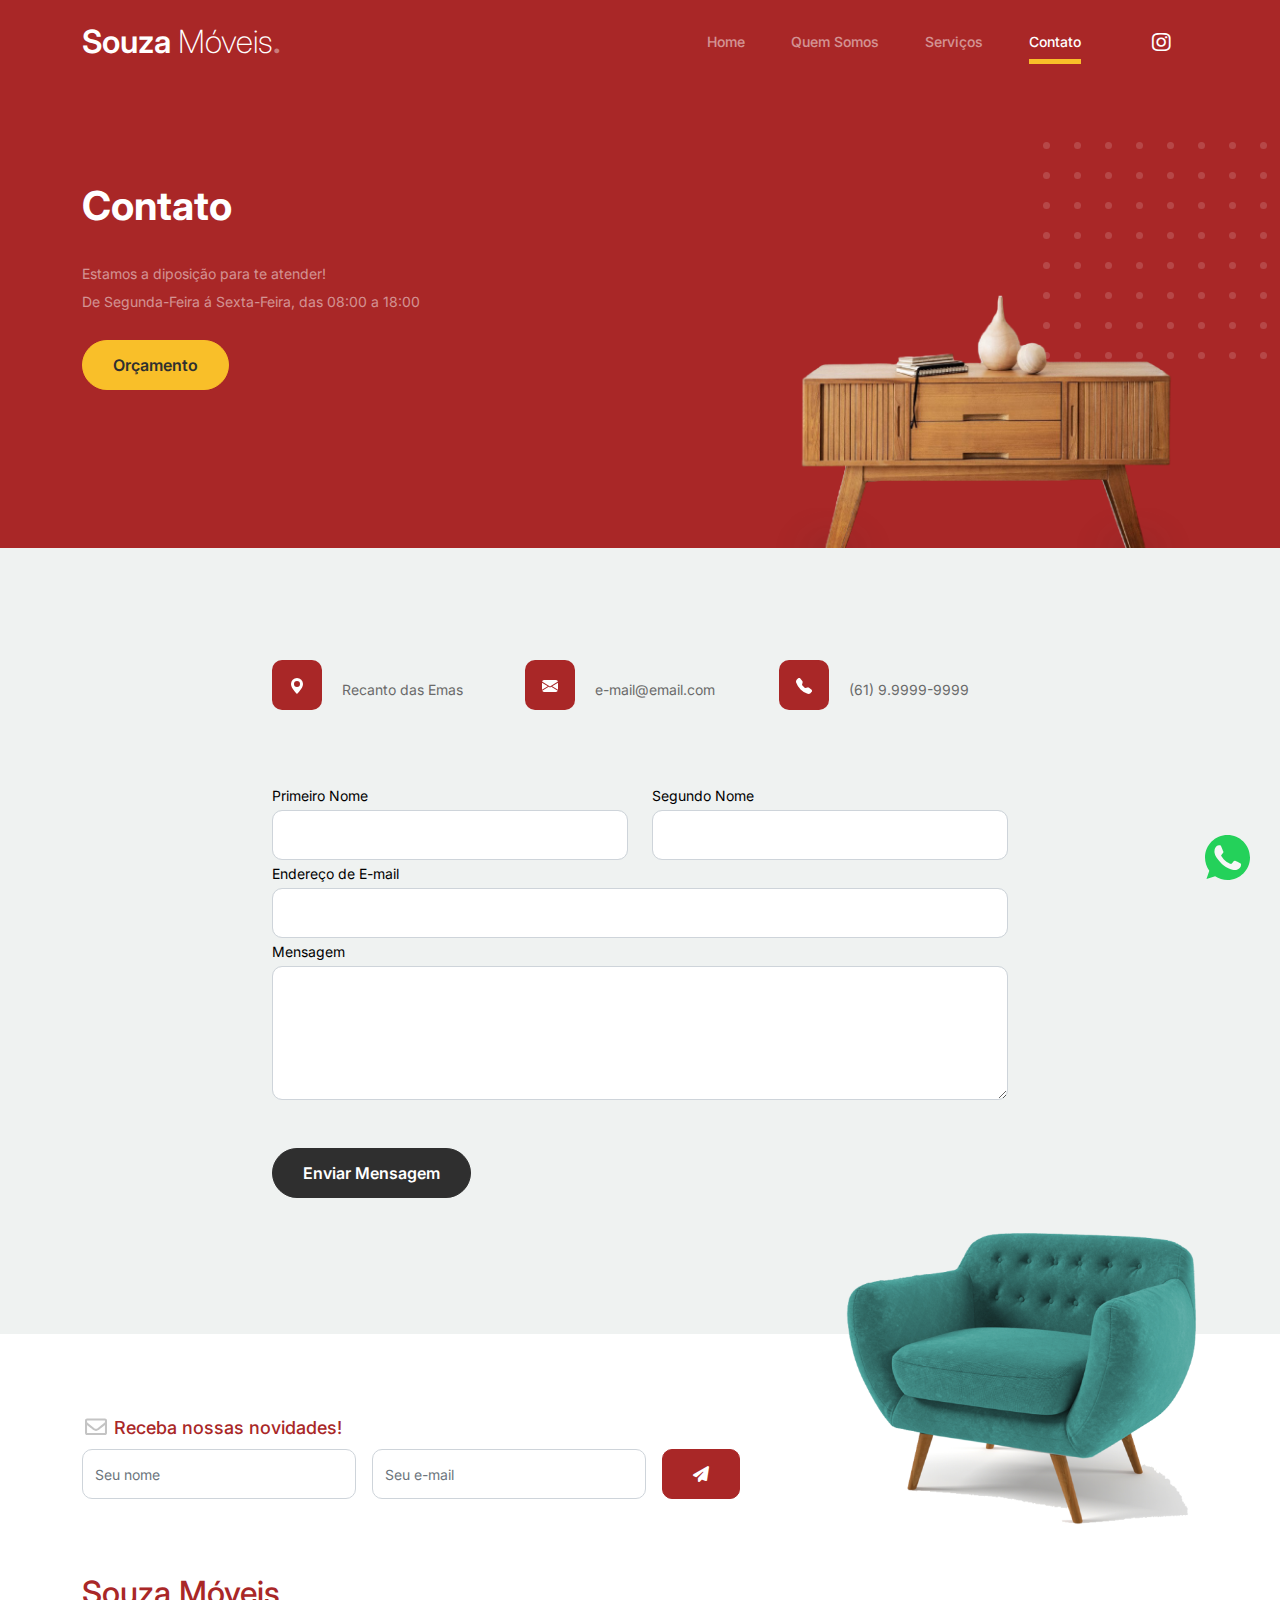
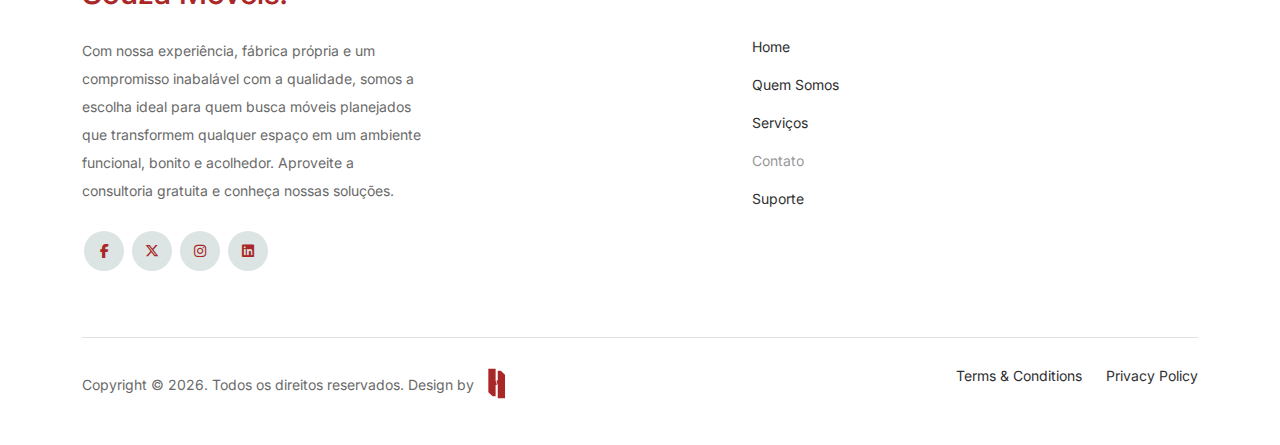
<file: contact.html>
<!-- /*
* Bootstrap 5
*/ -->
<!doctype html>
<html lang="pt-br">

<head>
	<meta charset="utf-8">
	<meta name="viewport" content="width=device-width, initial-scale=1, shrink-to-fit=no">
	<meta name="author" content="Hugo Moraes">

	<meta name="theme-color" content="#a92727" />

	<link rel="icon" href="favicon-32x32.png" sizes="32x32" type="image/png">
	<link rel="icon" href="favicon.ico" type="image/x-icon">

	<meta name="description"
		content="Transforme seus ambientes com móveis planejados de alta qualidade e design personalizado. Fábrica própria, entrega gratuita e suporte técnico no Distrito Federal.">
	<meta name="keywords"
		content="móveis planejados, móveis sob medida, Brasília, design de interiores, fábrica própria">

	<!-- JSON-LD para SEO -->
	<script type="application/ld+json">
		{
		  "@context": "https://schema.org",
		  "@type": "LocalBusiness",
		  "name": "Souza Móveis Planejados",
		  "image": "https://www.souzamoveis.com.br/images/logo.png",
		  "@id": "https://www.souzamoveis.com.br",
		  "url": "https://www.souzamoveis.com.br",
		  "telephone": "+55-61-1234-5678",
		  "address": {
			"@type": "PostalAddress",
			"streetAddress": "Rua Exemplo, 123",
			"addressLocality": "Brasília",
			"addressRegion": "DF",
			"postalCode": "70000-000",
			"addressCountry": "BR"
		  },
		  "geo": {
			"@type": "GeoCoordinates",
			"latitude": "-15.793889",
			"longitude": "-47.882778"
		  },
		  "openingHoursSpecification": {
			"@type": "OpeningHoursSpecification",
			"dayOfWeek": [
			  "Monday",
			  "Tuesday",
			  "Wednesday",
			  "Thursday",
			  "Friday",
			  "Saturday"
			],
			"opens": "08:00",
			"closes": "18:00"
		  },
		  "sameAs": [
			"https://www.instagram.com/planejadossouzamoveis/",
			"https://www.facebook.com/souzamoveis",
			"https://www.linkedin.com/company/souzamoveis"
		  ],
		  "priceRange": "$$",
		  "description": "Transforme seus ambientes com móveis planejados de alta qualidade e design personalizado. Fábrica própria, entrega gratuita e suporte técnico no Distrito Federal."
		}
	</script>

	<!-- Bootstrap CSS -->
	<link href="css/bootstrap.min.css" rel="stylesheet">
	<link href="https://cdnjs.cloudflare.com/ajax/libs/font-awesome/6.4.2/css/all.min.css" rel="stylesheet">
	<link href="css/tiny-slider.css" rel="stylesheet">
	<link href="scss/style.css" rel="stylesheet">

	<title>Contato | Souza Móveis Planejados</title>
</head>

<body>

	<!-- Start Header/Navigation -->
	<nav class="custom-navbar navbar navbar navbar-expand-md navbar-dark bg-dark" arial-label="Furni navigation bar">

		<div class="container">
			<a class="navbar-brand" href="index.html">Souza <small>Móveis</small><span>.</span></a>

			<button class="navbar-toggler" type="button" data-bs-toggle="collapse" data-bs-target="#navbarsFurni"
				aria-controls="navbarsFurni" aria-expanded="false" aria-label="Toggle navigation">
				<span class="navbar-toggler-icon"></span>
			</button>

			<div class="collapse navbar-collapse" id="navbarsFurni">
				<ul class="custom-navbar-nav navbar-nav ms-auto mb-2 mb-md-0">
					<li class="nav-item ">
						<a class="nav-link" href="index.html">Home</a>
					</li>
					<li><a class="nav-link" href="about.html">Quem Somos</a></li>
					<li><a class="nav-link" href="services.html">Serviços</a></li>
					<li class="active"><a class="nav-link" href="contact.html">Contato</a></li>
				</ul>

				<ul class="custom-navbar-cta navbar-nav mb-2 mb-md-0 ms-5">
					<li><a class="nav-link text-white" href="https://www.instagram.com/planejadossouzamoveis/"
							target="_blank" rel="noopener noreferrer"><span class="fa-xl fa-brands fa-instagram"></a>
					</li>
				</ul>
			</div>
		</div>

	</nav>
	<!-- End Header/Navigation -->

	<!-- Start Hero Section -->
	<div class="hero">
		<div class="container">
			<div class="row justify-content-between">
				<div class="col-lg-5">
					<div class="intro-excerpt">
						<h1>Contato</h1>
						<p class="mb-4">Estamos a diposição para te atender!
							<br>De Segunda-Feira á Sexta-Feira, das 08:00 a 18:00
						</p>
						<p><a href="" class="btn btn-secondary me-2">Orçamento</a>
					</div>
				</div>
				<div class="col-lg-7">
					<div class="hero-img-wrap">
						<img src="images/new/BG.png" class="img-fluid">
					</div>
				</div>
			</div>
		</div>
	</div>
	<!-- End Hero Section -->


	<!-- Start Contact Form -->
	<div class="untree_co-section">
		<div class="container">

			<div class="block">
				<div class="row justify-content-center">


					<div class="col-md-8 col-lg-8 pb-4">


						<div class="row mb-5">
							<div class="col-lg-4">
								<div class="service no-shadow align-items-center link horizontal d-flex active"
									data-aos="fade-left" data-aos-delay="0">
									<div class="service-icon color-1 mb-4">
										<svg xmlns="http://www.w3.org/2000/svg" width="16" height="16"
											fill="currentColor" class="bi bi-geo-alt-fill" viewBox="0 0 16 16">
											<path
												d="M8 16s6-5.686 6-10A6 6 0 0 0 2 6c0 4.314 6 10 6 10zm0-7a3 3 0 1 1 0-6 3 3 0 0 1 0 6z" />
										</svg>
									</div> <!-- /.icon -->
									<div class="service-contents">
										<p>Recanto das Emas</p>
									</div> <!-- /.service-contents-->
								</div> <!-- /.service -->
							</div>

							<div class="col-lg-4">
								<div class="service no-shadow align-items-center link horizontal d-flex active"
									data-aos="fade-left" data-aos-delay="0">
									<div class="service-icon color-1 mb-4">
										<svg xmlns="http://www.w3.org/2000/svg" width="16" height="16"
											fill="currentColor" class="bi bi-envelope-fill" viewBox="0 0 16 16">
											<path
												d="M.05 3.555A2 2 0 0 1 2 2h12a2 2 0 0 1 1.95 1.555L8 8.414.05 3.555zM0 4.697v7.104l5.803-3.558L0 4.697zM6.761 8.83l-6.57 4.027A2 2 0 0 0 2 14h12a2 2 0 0 0 1.808-1.144l-6.57-4.027L8 9.586l-1.239-.757zm3.436-.586L16 11.801V4.697l-5.803 3.546z" />
										</svg>
									</div> <!-- /.icon -->
									<div class="service-contents">
										<p>e-mail@email.com</p>
									</div> <!-- /.service-contents-->
								</div> <!-- /.service -->
							</div>

							<div class="col-lg-4">
								<div class="service no-shadow align-items-center link horizontal d-flex active"
									data-aos="fade-left" data-aos-delay="0">
									<div class="service-icon color-1 mb-4">
										<svg xmlns="http://www.w3.org/2000/svg" width="16" height="16"
											fill="currentColor" class="bi bi-telephone-fill" viewBox="0 0 16 16">
											<path fill-rule="evenodd"
												d="M1.885.511a1.745 1.745 0 0 1 2.61.163L6.29 2.98c.329.423.445.974.315 1.494l-.547 2.19a.678.678 0 0 0 .178.643l2.457 2.457a.678.678 0 0 0 .644.178l2.189-.547a1.745 1.745 0 0 1 1.494.315l2.306 1.794c.829.645.905 1.87.163 2.611l-1.034 1.034c-.74.74-1.846 1.065-2.877.702a18.634 18.634 0 0 1-7.01-4.42 18.634 18.634 0 0 1-4.42-7.009c-.362-1.03-.037-2.137.703-2.877L1.885.511z" />
										</svg>
									</div> <!-- /.icon -->
									<div class="service-contents">
										<p>(61) 9.9999-9999</p>
									</div> <!-- /.service-contents-->
								</div> <!-- /.service -->
							</div>
						</div>

						<form>
							<div class="row">
								<div class="col-6">
									<div class="form-group">
										<label class="text-black" for="fname">Primeiro Nome</label>
										<input type="text" class="form-control" id="fname">
									</div>
								</div>
								<div class="col-6">
									<div class="form-group">
										<label class="text-black" for="lname">Segundo Nome</label>
										<input type="text" class="form-control" id="lname">
									</div>
								</div>
							</div>
							<div class="form-group">
								<label class="text-black" for="email">Endereço de E-mail</label>
								<input type="email" class="form-control" id="email">
							</div>

							<div class="form-group mb-5">
								<label class="text-black" for="message">Mensagem</label>
								<textarea name="" class="form-control" id="message" cols="30" rows="5"></textarea>
							</div>

							<button type="submit" class="btn btn-primary-hover-outline">Enviar Mensagem</button>
						</form>

					</div>

				</div>

			</div>

		</div>


	</div>
	</div>

	<!-- End Contact Form -->



	<!-- Start Footer Section -->
	<footer class="footer-section">
		<div class="container relative">

			<div class="sofa-img">
				<img src="images/sofa.png" alt="Image de uma sofa" class="img-fluid">
			</div>

			<div class="row">
				<div class="col-lg-8">
					<div class="subscription-form">
						<h3 class="d-flex align-items-center"><span class="me-1"><img src="images/envelope-outline.svg"
									alt="Icone de um envelope" class="img-fluid"></span><span>Receba nossas
								novidades!</span></h3>

						<form action="#" class="row g-3">
							<div class="col-auto">
								<input type="text" class="form-control" placeholder="Seu nome">
							</div>
							<div class="col-auto">
								<input type="email" class="form-control" placeholder="Seu e-mail">
							</div>
							<div class="col-auto">
								<button class="btn btn-primary">
									<span class="fa fa-paper-plane"></span>
								</button>
							</div>
						</form>

					</div>
				</div>
			</div>

			<div class="row g-5 mb-5">
				<div class="col-lg-4">
					<div class="mb-4 footer-logo-wrap"><a href="#" class="footer-logo">Souza Móveis<span>.</span></a>
					</div>
					<p class="mb-4">Com nossa experiência, fábrica própria e um compromisso inabalável com a qualidade,
						somos a escolha ideal para quem busca móveis planejados que transformem qualquer espaço em um
						ambiente funcional, bonito e acolhedor. Aproveite a consultoria gratuita e conheça nossas
						soluções.</p>

					<ul class="list-unstyled custom-social">
						<li><a href="#"><span class="fa fa-brands fa-facebook-f"></span></a></li>
						<li><a href="#"><span class="fa-brands fa-x-twitter"></span></a></li>
						<li><a href="https://www.instagram.com/planejadossouzamoveis/" target="_blank"
								rel="noopener noreferrer"><span class="fa fa-brands fa-instagram"></span></a></li>
						<li><a href="#"><span class="fa fa-brands fa-linkedin"></span></a></li>
					</ul>
				</div>

				<div class="col-lg-8">
					<div class="row links-wrap justify-content-around">
						<div class="col-6 col-sm-6 col-md-3">
							<ul class="list-unstyled">
								<li><a href="index.html">Home</a></li>
								<li><a href="about.html">Quem Somos</a></li>
								<li><a href="services.html">Serviços</a></li>
								<li class="active"><a href="contact.html">Contato</a></li>
								<li><a href="#">Suporte</a></li>
							</ul>
						</div>
					</div>
				</div>

			</div>

			<div class="border-top copyright">
				<div class="row pt-4">
					<div class="col-lg-6">
						<p class="mb-2 text-center text-lg-start d-flex align-items-center">Copyright &copy;
							<script>document.write(new Date().getFullYear());</script>. Todos os direitos reservados.
							Design by <a href="https://bento.me/ohugo" class="logohugo" target="_blank" target="_blank"
								rel="noopener noreferrer"></a>
						</p>
					</div>

					<div class="col-lg-6 text-center text-lg-end">
						<ul class="list-unstyled d-inline-flex ms-auto d-flex align-items-center">
							<li class="me-4"><a href="#">Terms &amp; Conditions</a></li>
							<li><a href="#">Privacy Policy</a></li>
						</ul>
					</div>

				</div>
			</div>

			<!-- WPP -->

			<a href="#" target="_blank" rel="noopener noreferrer" class="wpp">
				<svg enable-background="new 0 0 512 512" width="45" height="45" version="1.1" viewBox="0 0 512 512"
					xml:space="preserve" xmlns="http://www.w3.org/2000/svg">
					<path
						d="M256.064,0h-0.128l0,0C114.784,0,0,114.816,0,256c0,56,18.048,107.904,48.736,150.048l-31.904,95.104  l98.4-31.456C155.712,496.512,204,512,256.064,512C397.216,512,512,397.152,512,256S397.216,0,256.064,0z"
						fill="#24D15A" />
					<path
						d="m405.02 361.5c-6.176 17.44-30.688 31.904-50.24 36.128-13.376 2.848-30.848 5.12-89.664-19.264-75.232-31.168-123.68-107.62-127.46-112.58-3.616-4.96-30.4-40.48-30.4-77.216s18.656-54.624 26.176-62.304c6.176-6.304 16.384-9.184 26.176-9.184 3.168 0 6.016 0.16 8.576 0.288 7.52 0.32 11.296 0.768 16.256 12.64 6.176 14.88 21.216 51.616 23.008 55.392 1.824 3.776 3.648 8.896 1.088 13.856-2.4 5.12-4.512 7.392-8.288 11.744s-7.36 7.68-11.136 12.352c-3.456 4.064-7.36 8.416-3.008 15.936 4.352 7.36 19.392 31.904 41.536 51.616 28.576 25.44 51.744 33.568 60.032 37.024 6.176 2.56 13.536 1.952 18.048-2.848 5.728-6.176 12.8-16.416 20-26.496 5.12-7.232 11.584-8.128 18.368-5.568 6.912 2.4 43.488 20.48 51.008 24.224 7.52 3.776 12.48 5.568 14.304 8.736 1.792 3.168 1.792 18.048-4.384 35.52z"
						fill="#f7f7f7" />
				</svg>
			</a>

		</div>
	</footer>
	<!-- End Footer Section -->


	<script src="js/bootstrap.bundle.min.js"></script>
	<script src="js/tiny-slider.js"></script>
	<script src="js/custom.js"></script>
</body>

</html>
</file>
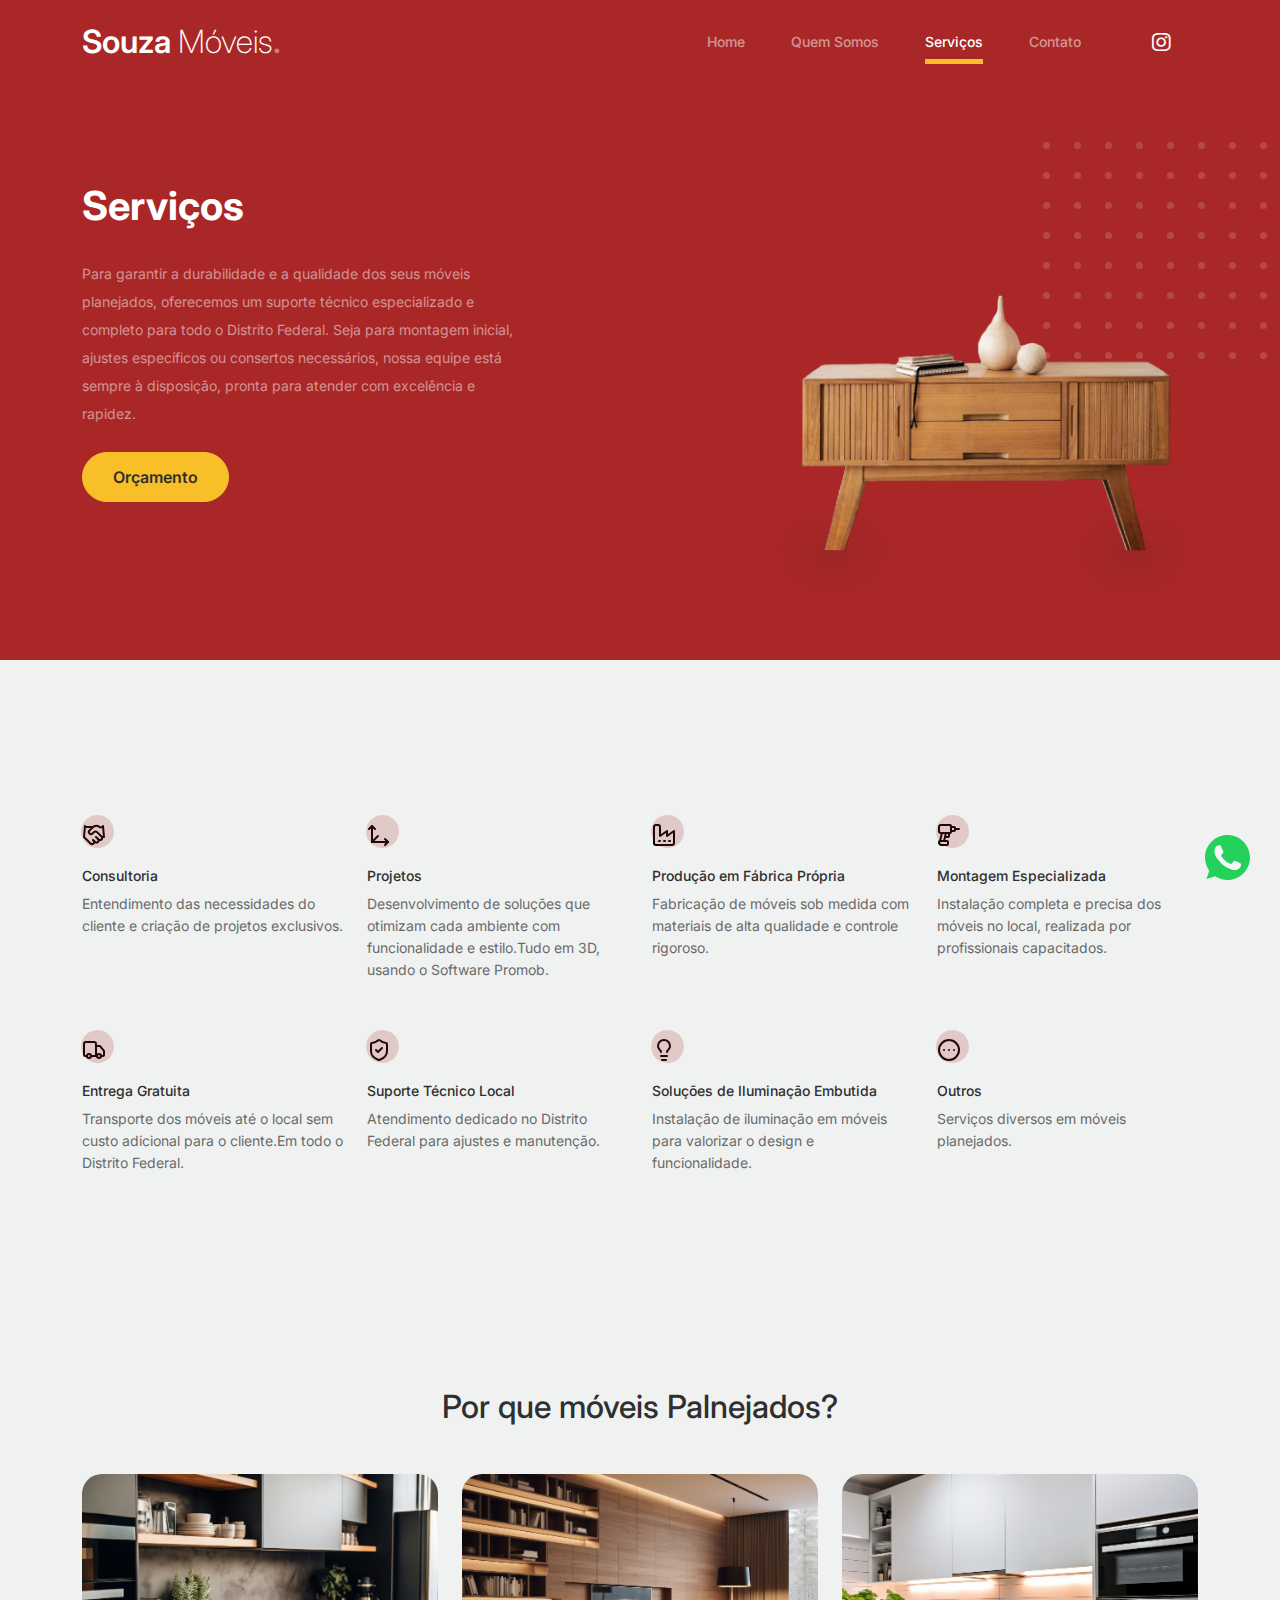
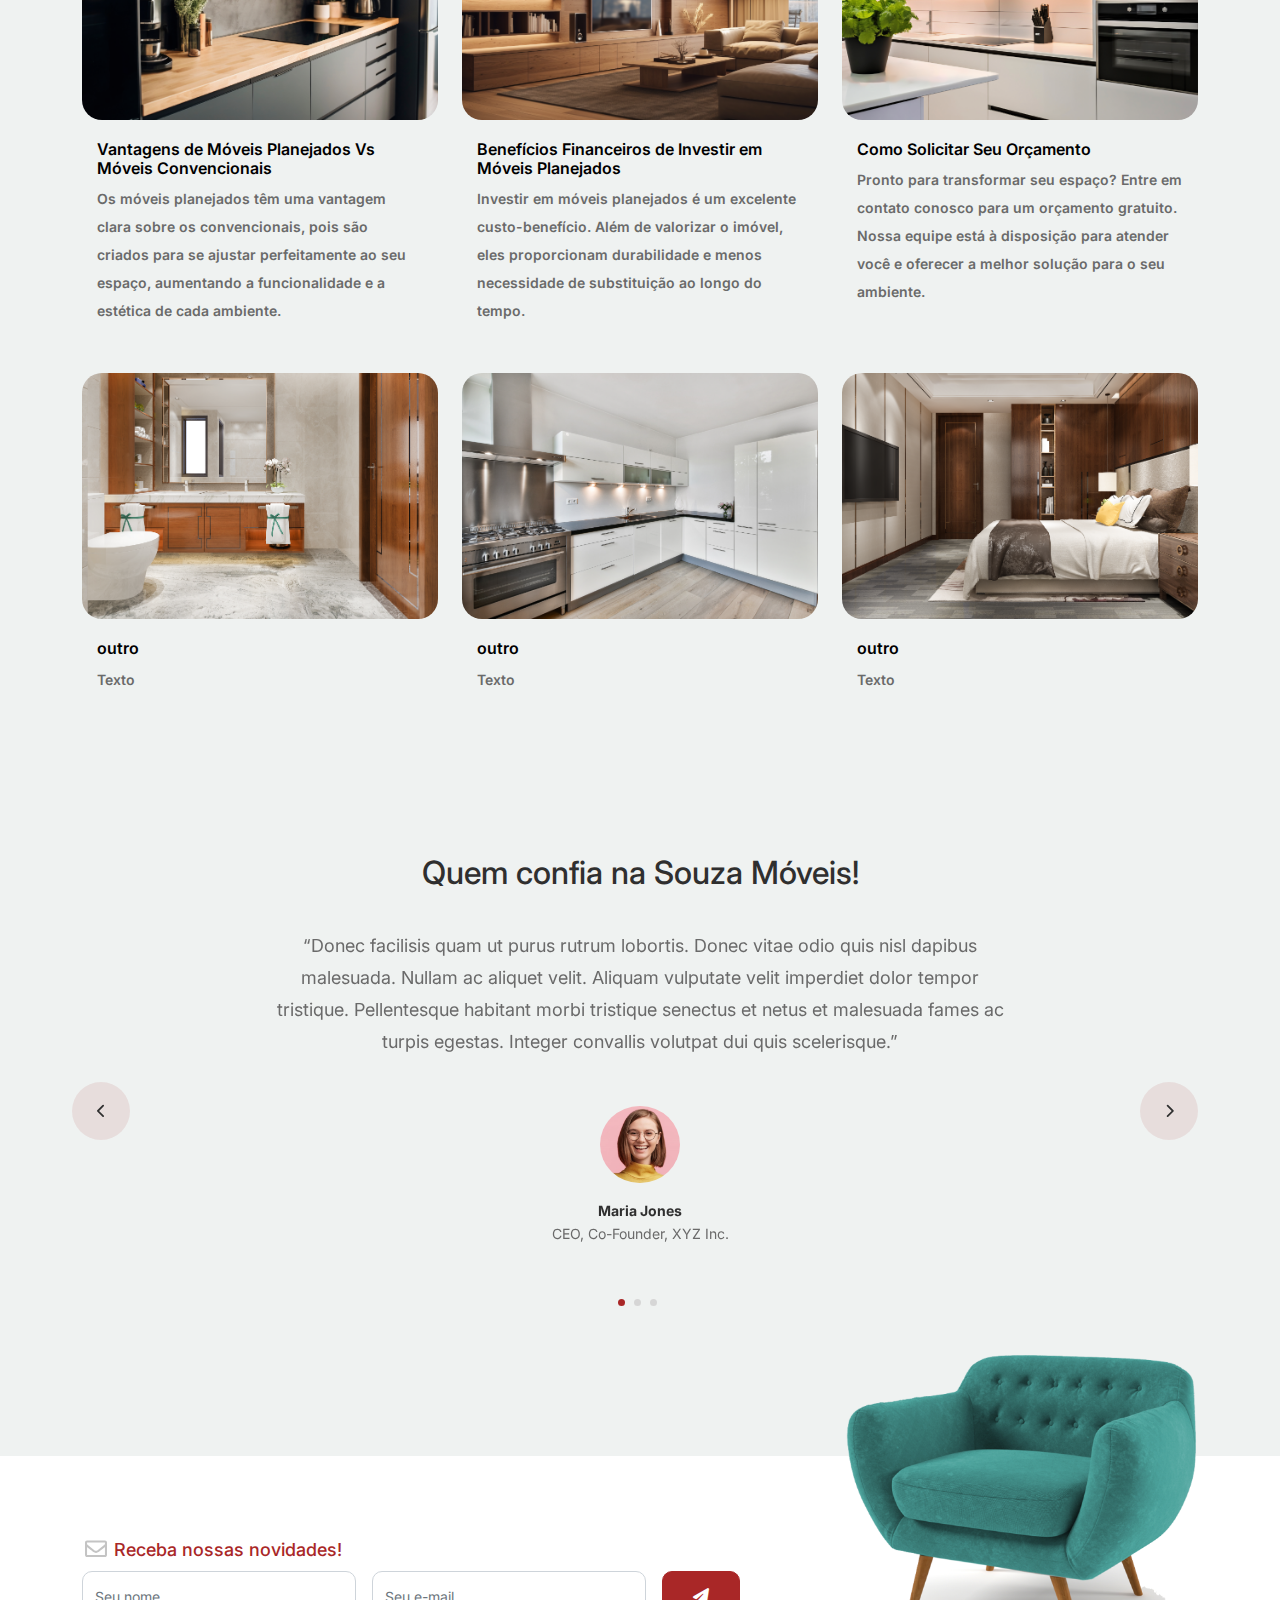
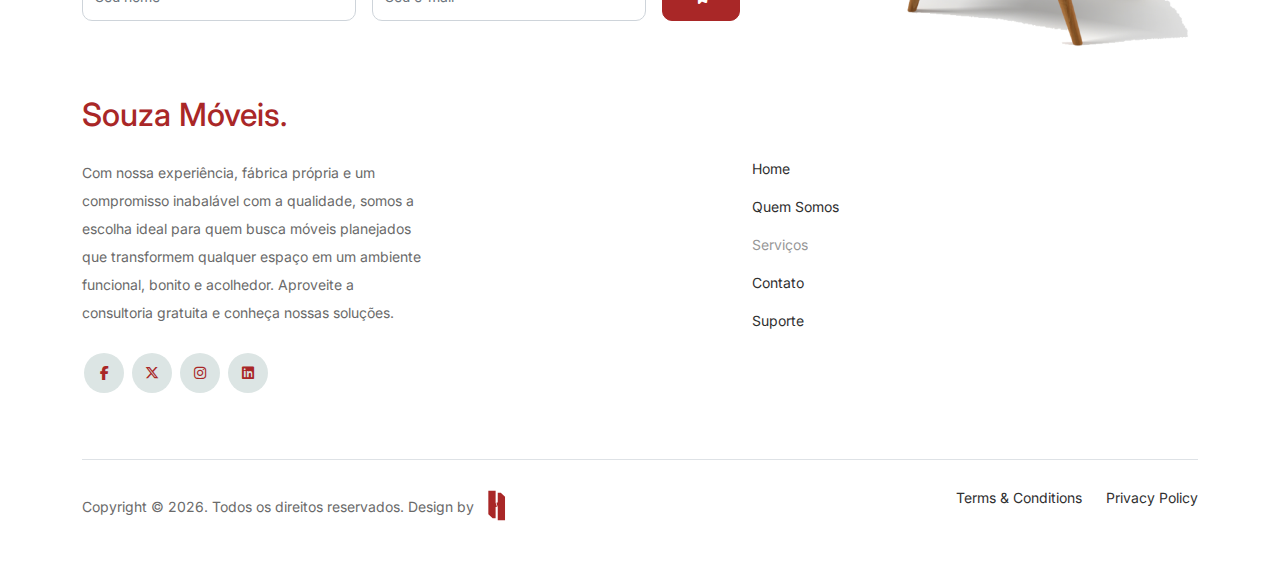
<file: services.html>
<!-- /*
* Bootstrap 5
*/ -->
<!doctype html>
<html lang="pt-br">

<head>
	<meta charset="utf-8">
	<meta name="viewport" content="width=device-width, initial-scale=1, shrink-to-fit=no">
	<meta name="author" content="Hugo Moraes">

	<meta name="theme-color" content="#a92727" />

	<link rel="icon" href="favicon-32x32.png" sizes="32x32" type="image/png">
	<link rel="icon" href="favicon.ico" type="image/x-icon">

	<meta name="description"
		content="Transforme seus ambientes com móveis planejados de alta qualidade e design personalizado. Fábrica própria, entrega gratuita e suporte técnico no Distrito Federal.">
	<meta name="keywords"
		content="móveis planejados, móveis sob medida, Brasília, design de interiores, fábrica própria">

	<!-- JSON-LD para SEO -->
	<script type="application/ld+json">
		{
		  "@context": "https://schema.org",
		  "@type": "LocalBusiness",
		  "name": "Souza Móveis Planejados",
		  "image": "https://www.souzamoveis.com.br/images/logo.png",
		  "@id": "https://www.souzamoveis.com.br",
		  "url": "https://www.souzamoveis.com.br",
		  "telephone": "+55-61-1234-5678",
		  "address": {
			"@type": "PostalAddress",
			"streetAddress": "Rua Exemplo, 123",
			"addressLocality": "Brasília",
			"addressRegion": "DF",
			"postalCode": "70000-000",
			"addressCountry": "BR"
		  },
		  "geo": {
			"@type": "GeoCoordinates",
			"latitude": "-15.793889",
			"longitude": "-47.882778"
		  },
		  "openingHoursSpecification": {
			"@type": "OpeningHoursSpecification",
			"dayOfWeek": [
			  "Monday",
			  "Tuesday",
			  "Wednesday",
			  "Thursday",
			  "Friday",
			  "Saturday"
			],
			"opens": "08:00",
			"closes": "18:00"
		  },
		  "sameAs": [
			"https://www.instagram.com/planejadossouzamoveis/",
			"https://www.facebook.com/souzamoveis",
			"https://www.linkedin.com/company/souzamoveis"
		  ],
		  "priceRange": "$$",
		  "description": "Transforme seus ambientes com móveis planejados de alta qualidade e design personalizado. Fábrica própria, entrega gratuita e suporte técnico no Distrito Federal."
		}
	</script>

	<!-- Bootstrap CSS -->
	<link href="css/bootstrap.min.css" rel="stylesheet">
	<link href="https://cdnjs.cloudflare.com/ajax/libs/font-awesome/6.4.2/css/all.min.css" rel="stylesheet">
	<link href="css/tiny-slider.css" rel="stylesheet">
	<link href="scss/style.css" rel="stylesheet">

	<title>Serviços | Souza Móveis Planejados</title>
</head>

<body>

	<!-- Start Header/Navigation -->
	<nav class="custom-navbar navbar navbar navbar-expand-md navbar-dark bg-dark" arial-label="Furni navigation bar">

		<div class="container">
			<a class="navbar-brand" href="index.html">Souza <small>Móveis</small><span>.</span></a>

			<button class="navbar-toggler" type="button" data-bs-toggle="collapse" data-bs-target="#navbarsFurni"
				aria-controls="navbarsFurni" aria-expanded="false" aria-label="Toggle navigation">
				<span class="navbar-toggler-icon"></span>
			</button>

			<div class="collapse navbar-collapse" id="navbarsFurni">
				<ul class="custom-navbar-nav navbar-nav ms-auto mb-2 mb-md-0">
					<li class="nav-item ">
						<a class="nav-link" href="index.html">Home</a>
					</li>
					<li><a class="nav-link" href="about.html">Quem Somos</a></li>
					<li class="active"><a class="nav-link" href="services.html">Serviços</a></li>
					<li><a class="nav-link" href="contact.html">Contato</a></li>
				</ul>

				<ul class="custom-navbar-cta navbar-nav mb-2 mb-md-0 ms-5">
					<li><a class="nav-link text-white" href="https://www.instagram.com/planejadossouzamoveis/"
							target="_blank" rel="noopener noreferrer"><span class="fa-xl fa-brands fa-instagram"></a>
					</li>
				</ul>
			</div>
		</div>

	</nav>
	<!-- End Header/Navigation -->

	<!-- Start Hero Section -->
	<div class="hero">
		<div class="container">
			<div class="row justify-content-between">
				<div class="col-lg-5">
					<div class="intro-excerpt">
						<h1>Serviços</h1>
						<p class="mb-4">Para garantir a durabilidade e a qualidade dos seus móveis planejados,
							oferecemos um suporte técnico especializado e completo para todo o Distrito Federal. Seja
							para montagem inicial, ajustes específicos ou consertos necessários, nossa equipe está
							sempre à disposição, pronta para atender com excelência e rapidez.</p>
						<p><a href="" class="btn btn-secondary me-2">Orçamento</a>
					</div>
				</div>
				<div class="col-lg-7">
					<div class="hero-img-wrap">
						<img src="images/new/BG.png" class="img-fluid">
					</div>
				</div>
			</div>
		</div>
	</div>
	<!-- End Hero Section -->

	<!-- Start Why Choose Us Section -->
	<div class="why-choose-section">
		<div class="container">


			<div class="row my-5">
				<div class="col-6 col-md-6 col-lg-3 mb-4">
					<div class="feature">
						<div class="icon">
							<img src="images/icons/handshake.svg" alt="Icone de uma aperto de mãos" class="imf-fluid">
						</div>
						<h3>Consultoria</h3>
						<p>Entendimento das necessidades do cliente e criação de projetos exclusivos.</p>
					</div>
				</div>

				<div class="col-6 col-md-6 col-lg-3 mb-4">
					<div class="feature">
						<div class="icon">
							<img src="images/icons/move-3d.svg" alt="Icone de um objeto 3D" class="imf-fluid">
						</div>
						<h3>Projetos</h3>
						<p>Desenvolvimento de soluções que otimizam cada ambiente com funcionalidade e estilo.Tudo em
							3D, usando o
							Software Promob.</p>
					</div>
				</div>

				<div class="col-6 col-md-6 col-lg-3 mb-4">
					<div class="feature">
						<div class="icon">
							<img src="images/icons/factory.svg" alt="Icone de uma fabrica" class="imf-fluid">
						</div>
						<h3>Produção em Fábrica Própria</h3>
						<p>Fabricação de móveis sob medida com materiais de alta qualidade e controle rigoroso.</p>
					</div>
				</div>

				<div class="col-6 col-md-6 col-lg-3 mb-4">
					<div class="feature">
						<div class="icon">
							<img src="images/icons/drill.svg" alt="Icone de uma furadeira" class="imf-fluid">
						</div>
						<h3>Montagem Especializada</h3>
						<p>Instalação completa e precisa dos móveis no local, realizada por profissionais capacitados.
						</p>
					</div>
				</div>

				<div class="col-6 col-md-6 col-lg-3 mb-4">
					<div class="feature">
						<div class="icon">
							<img src="images/icons/truck.svg" alt="Icone de um caminhão" class="imf-fluid">
						</div>
						<h3>Entrega Gratuita</h3>
						<p> Transporte dos móveis até o local sem custo adicional para o cliente.Em todo o Distrito
							Federal.</p>
					</div>
				</div>

				<div class="col-6 col-md-6 col-lg-3 mb-4">
					<div class="feature">
						<div class="icon">
							<img src="images/icons/shield-check.svg" alt="Icone de um escudo verificado"
								class="imf-fluid">
						</div>
						<h3>Suporte Técnico Local</h3>
						<p>Atendimento dedicado no Distrito Federal para ajustes e manutenção.</p>
					</div>
				</div>

				<div class="col-6 col-md-6 col-lg-3 mb-4">
					<div class="feature">
						<div class="icon">
							<img src="images/icons/lightbulb.svg" alt="Icone de uma lámpada" class="imf-fluid">
						</div>
						<h3>Soluções de Iluminação Embutida</h3>
						<p> Instalação de iluminação em móveis para valorizar o design e funcionalidade.</p>
					</div>
				</div>

				<div class="col-6 col-md-6 col-lg-3 mb-4">
					<div class="feature">
						<div class="icon">
							<img src="images/icons/circle-ellipsis.svg" alt="Icone de um circulo com 3 pontinhos"
								class="imf-fluid">
						</div>
						<h3>Outros</h3>
						<p>Serviços diversos em móveis planejados.</p>
					</div>
				</div>

			</div>

		</div>
	</div>
	<!-- End Why Choose Us Section -->

	<!-- Start Card Section -->
	<div class="card-section">

		<div class="col-lg-7 mx-auto text-center mb-5">
			<h2 class="section-title">Por que móveis Palnejados?</h2>
		</div>

		<div class="container">

			<div class="row">

				<div class="col-12 col-sm-6 col-md-4 mb-5">
					<div class="post-entry">
						<a class="post-thumbnail"><img src="images/old/12.png" alt="Imagem de uma cozinha moderna"
								class="img-fluid"></a>
						<div class="post-content-entry">
							<h3 class="text-black">Vantagens de Móveis Planejados Vs Móveis Convencionais</h3>
							<div class="meta">
								<a>Os móveis planejados têm uma vantagem clara sobre os convencionais, pois são criados
									para se ajustar perfeitamente ao seu espaço, aumentando a funcionalidade e a
									estética de cada ambiente.</a>
							</div>
						</div>
					</div>
				</div>

				<div class="col-12 col-sm-6 col-md-4 mb-5">
					<div class="post-entry">
						<a class="post-thumbnail"><img src="images/old/10.png" alt="Imagem de uma sala moderna"
								class="img-fluid"></a>
						<div class="post-content-entry">
							<h3 class="text-black">Benefícios Financeiros de Investir em Móveis Planejados</h3>
							<div class="meta">
								<a>Investir em móveis planejados é um excelente custo-benefício. Além de valorizar o
									imóvel, eles proporcionam durabilidade e menos necessidade de substituição ao longo
									do tempo.</a>
							</div>
						</div>
					</div>
				</div>

				<div class="col-12 col-sm-6 col-md-4 mb-5">
					<div class="post-entry">
						<a class="post-thumbnail"><img src="images/old/11.png"
								alt="Imagem de uma cozinha branca, iluminada" class="img-fluid"></a>
						<div class="post-content-entry">
							<h3 class="text-black">Como Solicitar Seu Orçamento</h3>
							<div class="meta">
								<a>Pronto para transformar seu espaço? Entre em contato conosco para um orçamento
									gratuito. Nossa equipe está à disposição para atender você e oferecer a melhor
									solução para o seu ambiente.</a>
							</div>
						</div>
					</div>
				</div>

				<div class="col-12 col-sm-6 col-md-4 mb-5">
					<div class="post-entry">
						<a class="post-thumbnail"><img src="images/old/09.png" alt="Imagem de um banheiro moderno"
								class="img-fluid"></a>
						<div class="post-content-entry">
							<h3 class="text-black">outro</h3>
							<div class="meta">
								<a>Texto</a>
							</div>
						</div>
					</div>
				</div>

				<div class="col-12 col-sm-6 col-md-4 mb-5">
					<div class="post-entry">
						<a class="post-thumbnail"><img src="images/old/07.png" alt="Imagem de uma cozinha branca"
								class="img-fluid"></a>
						<div class="post-content-entry">
							<h3 class="text-black">outro</h3>
							<div class="meta">
								<a>Texto</a>
							</div>
						</div>
					</div>
				</div>

				<div class="col-12 col-sm-6 col-md-4 mb-5">
					<div class="post-entry">
						<a class="post-thumbnail"><img src="images/old/08.png" alt="Imagem de um quarto moderno"
								class="img-fluid"></a>
						<div class="post-content-entry">
							<h3 class="text-black">outro</h3>
							<div class="meta">
								<a>Texto</a>
							</div>
						</div>
					</div>
				</div>

			</div>
		</div>
	</div>
	<!-- End Card Section -->

	<!-- Start Testimonial Slider -->
	<div class="testimonial-section before-footer-section">
		<div class="container">
			<div class="row">
				<div class="col-lg-7 mx-auto text-center">
					<h2 class="section-title">Quem confia na Souza Móveis!</h2>
				</div>
			</div>

			<div class="row justify-content-center">
				<div class="col-lg-12">
					<div class="testimonial-slider-wrap text-center">

						<div id="testimonial-nav">
							<span class="prev" data-controls="prev"><span class="fa fa-chevron-left"></span></span>
							<span class="next" data-controls="next"><span class="fa fa-chevron-right"></span></span>
						</div>

						<div class="testimonial-slider">

							<div class="item">
								<div class="row justify-content-center">
									<div class="col-lg-8 mx-auto">

										<div class="testimonial-block text-center">
											<blockquote class="mb-5">
												<p>&ldquo;Donec facilisis quam ut purus rutrum lobortis. Donec vitae
													odio quis nisl dapibus malesuada. Nullam ac aliquet velit. Aliquam
													vulputate velit imperdiet dolor tempor tristique. Pellentesque
													habitant morbi tristique senectus et netus et malesuada fames ac
													turpis egestas. Integer convallis volutpat dui quis
													scelerisque.&rdquo;</p>
											</blockquote>

											<div class="author-info">
												<div class="author-pic">
													<img src="images/person-1.png" alt="Imagem de uma pessoa"
														class="img-fluid">
												</div>
												<h3 class="font-weight-bold">Maria Jones</h3>
												<span class="position d-block mb-3">CEO, Co-Founder, XYZ Inc.</span>
											</div>
										</div>

									</div>
								</div>
							</div>
							<!-- END item -->

							<div class="item">
								<div class="row justify-content-center">
									<div class="col-lg-8 mx-auto">

										<div class="testimonial-block text-center">
											<blockquote class="mb-5">
												<p>&ldquo;Donec facilisis quam ut purus rutrum lobortis. Donec vitae
													odio quis nisl dapibus malesuada. Nullam ac aliquet velit. Aliquam
													vulputate velit imperdiet dolor tempor tristique. Pellentesque
													habitant morbi tristique senectus et netus et malesuada fames ac
													turpis egestas. Integer convallis volutpat dui quis
													scelerisque.&rdquo;</p>
											</blockquote>

											<div class="author-info">
												<div class="author-pic">
													<img src="images/person-1.png" alt="Imagem de uma pessoa"
														class="img-fluid">
												</div>
												<h3 class="font-weight-bold">Maria Jones</h3>
												<span class="position d-block mb-3">CEO, Co-Founder, XYZ Inc.</span>
											</div>
										</div>

									</div>
								</div>
							</div>
							<!-- END item -->

							<div class="item">
								<div class="row justify-content-center">
									<div class="col-lg-8 mx-auto">

										<div class="testimonial-block text-center">
											<blockquote class="mb-5">
												<p>&ldquo;Donec facilisis quam ut purus rutrum lobortis. Donec vitae
													odio quis nisl dapibus malesuada. Nullam ac aliquet velit. Aliquam
													vulputate velit imperdiet dolor tempor tristique. Pellentesque
													habitant morbi tristique senectus et netus et malesuada fames ac
													turpis egestas. Integer convallis volutpat dui quis
													scelerisque.&rdquo;</p>
											</blockquote>

											<div class="author-info">
												<div class="author-pic">
													<img src="images/person-1.png" alt="Imagem de uma pessoa"
														class="img-fluid">
												</div>
												<h3 class="font-weight-bold">Maria Jones</h3>
												<span class="position d-block mb-3">CEO, Co-Founder, XYZ Inc.</span>
											</div>
										</div>

									</div>
								</div>
							</div>
							<!-- END item -->

						</div>

					</div>
				</div>
			</div>
		</div>
	</div>
	<!-- End Testimonial Slider -->

	<!-- Start Footer Section -->
	<footer class="footer-section">
		<div class="container relative">

			<div class="sofa-img">
				<img src="images/sofa.png" alt="Imagem de uma sofa" class="img-fluid">
			</div>

			<div class="row">
				<div class="col-lg-8">
					<div class="subscription-form">
						<h3 class="d-flex align-items-center"><span class="me-1"><img src="images/envelope-outline.svg"
									alt="Icone de um envelope" class="img-fluid"></span><span>Receba nossas
								novidades!</span></h3>

						<form action="#" class="row g-3">
							<div class="col-auto">
								<input type="text" class="form-control" placeholder="Seu nome">
							</div>
							<div class="col-auto">
								<input type="email" class="form-control" placeholder="Seu e-mail">
							</div>
							<div class="col-auto">
								<button class="btn btn-primary">
									<span class="fa fa-paper-plane"></span>
								</button>
							</div>
						</form>

					</div>
				</div>
			</div>

			<div class="row g-5 mb-5">
				<div class="col-lg-4">
					<div class="mb-4 footer-logo-wrap"><a href="#" class="footer-logo">Souza Móveis<span>.</span></a>
					</div>
					<p class="mb-4">Com nossa experiência, fábrica própria e um compromisso inabalável com a qualidade,
						somos a escolha ideal para quem busca móveis planejados que transformem qualquer espaço em um
						ambiente funcional, bonito e acolhedor. Aproveite a consultoria gratuita e conheça nossas
						soluções.</p>

					<ul class="list-unstyled custom-social">
						<li><a href="#"><span class="fa fa-brands fa-facebook-f"></span></a></li>
						<li><a href="#"><span class="fa-brands fa-x-twitter"></span></a></li>
						<li><a href="https://www.instagram.com/planejadossouzamoveis/" target="_blank"
								rel="noopener noreferrer"><span class="fa fa-brands fa-instagram"></span></a></li>
						<li><a href="#"><span class="fa fa-brands fa-linkedin"></span></a></li>
					</ul>
				</div>

				<div class="col-lg-8">
					<div class="row links-wrap justify-content-around">
						<div class="col-6 col-sm-6 col-md-3">
							<ul class="list-unstyled">
								<li><a href="index.html">Home</a></li>
								<li><a href="about.html">Quem Somos</a></li>
								<li class="active"><a href="services.html">Serviços</a></li>
								<li><a href="contact.html">Contato</a></li>
								<li><a href="#">Suporte</a></li>
							</ul>
						</div>
					</div>
				</div>

			</div>

			<div class="border-top copyright">
				<div class="row pt-4">
					<div class="col-lg-6">
						<p class="mb-2 text-center text-lg-start d-flex align-items-center">Copyright &copy;
							<script>document.write(new Date().getFullYear());</script>. Todos os direitos reservados.
							Design by <a href="https://bento.me/ohugo" class="logohugo" target="_blank" target="_blank"
								rel="noopener noreferrer"></a>
						</p>
					</div>

					<div class="col-lg-6 text-center text-lg-end">
						<ul class="list-unstyled d-inline-flex ms-auto d-flex align-items-center">
							<li class="me-4"><a href="#">Terms &amp; Conditions</a></li>
							<li><a href="#">Privacy Policy</a></li>
						</ul>
					</div>

				</div>
			</div>

			<!-- WPP -->

			<a href="#" target="_blank" rel="noopener noreferrer" class="wpp">
				<svg enable-background="new 0 0 512 512" width="45" height="45" version="1.1" viewBox="0 0 512 512"
					xml:space="preserve" xmlns="http://www.w3.org/2000/svg">
					<path
						d="M256.064,0h-0.128l0,0C114.784,0,0,114.816,0,256c0,56,18.048,107.904,48.736,150.048l-31.904,95.104  l98.4-31.456C155.712,496.512,204,512,256.064,512C397.216,512,512,397.152,512,256S397.216,0,256.064,0z"
						fill="#24D15A" />
					<path
						d="m405.02 361.5c-6.176 17.44-30.688 31.904-50.24 36.128-13.376 2.848-30.848 5.12-89.664-19.264-75.232-31.168-123.68-107.62-127.46-112.58-3.616-4.96-30.4-40.48-30.4-77.216s18.656-54.624 26.176-62.304c6.176-6.304 16.384-9.184 26.176-9.184 3.168 0 6.016 0.16 8.576 0.288 7.52 0.32 11.296 0.768 16.256 12.64 6.176 14.88 21.216 51.616 23.008 55.392 1.824 3.776 3.648 8.896 1.088 13.856-2.4 5.12-4.512 7.392-8.288 11.744s-7.36 7.68-11.136 12.352c-3.456 4.064-7.36 8.416-3.008 15.936 4.352 7.36 19.392 31.904 41.536 51.616 28.576 25.44 51.744 33.568 60.032 37.024 6.176 2.56 13.536 1.952 18.048-2.848 5.728-6.176 12.8-16.416 20-26.496 5.12-7.232 11.584-8.128 18.368-5.568 6.912 2.4 43.488 20.48 51.008 24.224 7.52 3.776 12.48 5.568 14.304 8.736 1.792 3.168 1.792 18.048-4.384 35.52z"
						fill="#f7f7f7" />
				</svg>
			</a>

		</div>
	</footer>
	<!-- End Footer Section -->

	<script src="js/bootstrap.bundle.min.js"></script>
	<script src="js/tiny-slider.js"></script>
	<script src="js/custom.js"></script>
</body>

</html>
</file>
<file: css/tiny-slider.css>
.tns-outer {
  padding: 0 !important;
}
.tns-outer [hidden] {
  display: none !important;
}
.tns-outer [aria-controls],
.tns-outer [data-action] {
  cursor: pointer;
}
.tns-slider {
  -webkit-transition: all 0s;
  -moz-transition: all 0s;
  transition: all 0s;
}
.tns-slider > .tns-item {
  -webkit-box-sizing: border-box;
  -moz-box-sizing: border-box;
  box-sizing: border-box;
}
.tns-horizontal.tns-subpixel {
  white-space: nowrap;
}
.tns-horizontal.tns-subpixel > .tns-item {
  display: inline-block;
  vertical-align: top;
  white-space: normal;
}
.tns-horizontal.tns-no-subpixel:after {
  content: "";
  display: table;
  clear: both;
}
.tns-horizontal.tns-no-subpixel > .tns-item {
  float: left;
}
.tns-horizontal.tns-carousel.tns-no-subpixel > .tns-item {
  margin-right: -100%;
}
.tns-no-calc {
  position: relative;
  left: 0;
}
.tns-gallery {
  position: relative;
  left: 0;
  min-height: 1px;
}
.tns-gallery > .tns-item {
  position: absolute;
  left: -100%;
  -webkit-transition: transform 0s, opacity 0s;
  -moz-transition: transform 0s, opacity 0s;
  transition: transform 0s, opacity 0s;
}
.tns-gallery > .tns-slide-active {
  position: relative;
  left: auto !important;
}
.tns-gallery > .tns-moving {
  -webkit-transition: all 0.25s;
  -moz-transition: all 0.25s;
  transition: all 0.25s;
}
.tns-autowidth {
  display: inline-block;
}
.tns-lazy-img {
  -webkit-transition: opacity 0.6s;
  -moz-transition: opacity 0.6s;
  transition: opacity 0.6s;
  opacity: 0.6;
}
.tns-lazy-img.tns-complete {
  opacity: 1;
}
.tns-ah {
  -webkit-transition: height 0s;
  -moz-transition: height 0s;
  transition: height 0s;
}
.tns-ovh {
  overflow: hidden;
}
.tns-visually-hidden {
  position: absolute;
  left: -10000em;
}
.tns-transparent {
  opacity: 0;
  visibility: hidden;
}
.tns-fadeIn {
  opacity: 1;
  filter: alpha(opacity=100);
  z-index: 0;
}
.tns-normal,
.tns-fadeOut {
  opacity: 0;
  filter: alpha(opacity=0);
  z-index: -1;
}
.tns-vpfix {
  white-space: nowrap;
}
.tns-vpfix > div,
.tns-vpfix > li {
  display: inline-block;
}
.tns-t-subp2 {
  margin: 0 auto;
  width: 310px;
  position: relative;
  height: 10px;
  overflow: hidden;
}
.tns-t-ct {
  width: 2333.3333333%;
  width: -webkit-calc(100% * 70 / 3);
  width: -moz-calc(100% * 70 / 3);
  width: calc(100% * 70 / 3);
  position: absolute;
  right: 0;
}
.tns-t-ct:after {
  content: "";
  display: table;
  clear: both;
}
.tns-t-ct > div {
  width: 1.4285714%;
  width: -webkit-calc(100% / 70);
  width: -moz-calc(100% / 70);
  width: calc(100% / 70);
  height: 10px;
  float: left;
}

/*# sourceMappingURL=sourcemaps/tiny-slider.css.map */
</file>
<file: scss/style.css>
/*
* License: https://creativecommons.org/licenses/by/3.0/
*/
@import url("https://fonts.googleapis.com/css2?family=Inter:wght@200;400;500;600;700;800&display=swap");
::-webkit-scrollbar {
  width: 12px;
  border: 1px solid #eff2f1;
}

::-webkit-scrollbar-thumb {
  background-color: #a92727;
  border-radius: 6px;
}

body {
  overflow-x: hidden;
  position: relative;
}

body {
  font-family: "Inter", sans-serif;
  font-weight: 400;
  line-height: 28px;
  color: #6a6a6a;
  font-size: 14px;
  background-color: #eff2f1;
}

a {
  text-decoration: none;
  transition: 0.3s all ease;
  color: #2f2f2f;
  text-decoration: underline;
}
a:hover {
  color: #2f2f2f;
  text-decoration: none;
}
a.more {
  font-weight: 600;
}

.custom-navbar {
  background: #a92727 !important;
  padding-top: 20px;
  padding-bottom: 20px;
}
.custom-navbar .navbar-brand {
  font-size: 32px;
  font-weight: 600;
}
.custom-navbar .navbar-brand > small {
  font-size: 32px;
  font-weight: 200;
}
.custom-navbar .navbar-brand > span {
  opacity: 0.4;
}
.custom-navbar .navbar-toggler {
  border-color: transparent;
}
.custom-navbar .navbar-toggler:active, .custom-navbar .navbar-toggler:focus {
  box-shadow: none;
  outline: none;
}
@media (min-width: 992px) {
  .custom-navbar .custom-navbar-nav li {
    margin-left: 15px;
    margin-right: 15px;
  }
}
.custom-navbar .custom-navbar-nav li a {
  font-weight: 500;
  color: #ffffff !important;
  opacity: 0.5;
  transition: 0.3s all ease;
  position: relative;
}
@media (min-width: 768px) {
  .custom-navbar .custom-navbar-nav li a:before {
    content: "";
    position: absolute;
    bottom: 0;
    left: 8px;
    right: 8px;
    background: #f9bf29;
    height: 5px;
    opacity: 1;
    visibility: visible;
    width: 0;
    transition: 0.15s all ease-out;
  }
}
.custom-navbar .custom-navbar-nav li a:hover {
  opacity: 1;
}
.custom-navbar .custom-navbar-nav li a:hover:before {
  width: calc(100% - 16px);
}
.custom-navbar .custom-navbar-nav li.active a {
  opacity: 1;
}
.custom-navbar .custom-navbar-nav li.active a:before {
  width: calc(100% - 16px);
}
.custom-navbar .custom-navbar-cta {
  margin-left: 0 !important;
  flex-direction: row;
}
@media (min-width: 768px) {
  .custom-navbar .custom-navbar-cta {
    margin-left: 40px !important;
  }
}
.custom-navbar .custom-navbar-cta li {
  margin-left: 0px;
  margin-right: 0px;
}
.custom-navbar .custom-navbar-cta li:first-child {
  margin-right: 20px;
}

#cursor {
  color: #f9bf29;
  animation: blink 1s linear infinite;
}

@keyframes blink {
  0% {
    opacity: 100%;
  }
  50% {
    opacity: 0%;
  }
}
.hero {
  background: #a92727;
  overflow: hidden;
  padding: calc(4rem - 30px) 0 0rem 0;
}
@media (min-width: 768px) {
  .hero {
    padding: calc(4rem - 30px) 0 4rem 0;
  }
}
@media (min-width: 992px) {
  .hero {
    padding: calc(8rem - 30px) 0 8rem 0;
  }
}
.hero .intro-excerpt {
  position: relative;
  z-index: 4;
}
@media (min-width: 992px) {
  .hero .intro-excerpt {
    max-width: 450px;
  }
}
.hero h1 {
  font-weight: 700;
  color: #ffffff;
  margin-bottom: 30px;
}
@media (min-width: 1400px) {
  .hero h1 {
    font-size: 54px;
  }
}
.hero p {
  color: rgba(255, 255, 255, 0.5);
  margin-bottom: 30px;
}
.hero .hero-img-wrap {
  z-index: 1;
  position: relative;
}
.hero .hero-img-wrap img {
  position: relative;
  top: 0px;
  right: 0px;
  z-index: 2;
  max-width: 780px;
  left: -20px;
}
@media (min-width: 768px) {
  .hero .hero-img-wrap img {
    right: 0px;
    left: -100px;
  }
}
@media (min-width: 992px) {
  .hero .hero-img-wrap img {
    left: 0px;
    top: -80px;
    position: absolute;
    right: -50px;
  }
}
@media (min-width: 1200px) {
  .hero .hero-img-wrap img {
    left: 0px;
    top: -80px;
    right: -100px;
  }
}
.hero .hero-img-wrap:after {
  content: "";
  position: absolute;
  width: 255px;
  height: 217px;
  background-image: url("../images/dots-light.svg");
  background-size: contain;
  background-repeat: no-repeat;
  right: -100px;
  top: 0px;
}
@media (min-width: 1200px) {
  .hero .hero-img-wrap:after {
    top: -40px;
  }
}

.btn {
  font-weight: 600;
  padding: 12px 30px;
  border-radius: 30px;
  color: #ffffff;
  background: #2f2f2f;
  border-color: #2f2f2f;
}
.btn:hover {
  color: #ffffff;
  background: #222222;
  border-color: #222222;
}
.btn:active, .btn:focus {
  outline: none !important;
  box-shadow: none;
}
.btn.btn-primary {
  background: #a92727;
  border-color: #a92727;
}
.btn.btn-primary:hover {
  background: #942222;
  border-color: #942222;
}
.btn.btn-secondary {
  color: #2f2f2f;
  background: #f9bf29;
  border-color: #f9bf29;
}
.btn.btn-secondary:hover {
  background: #f8b810;
  border-color: #f8b810;
}
.btn.btn-white-outline {
  background: transparent;
  border-width: 2px;
  border-color: rgba(255, 255, 255, 0.3);
}
.btn.btn-white-outline:hover {
  border-color: white;
  color: #ffffff;
}

.section-title {
  color: #2f2f2f;
}

.product-section {
  padding: 7rem 0;
}
.product-section .product-item {
  text-align: center;
  text-decoration: none;
  display: block;
  position: relative;
  padding-bottom: 50px;
  cursor: pointer;
}
.product-section .product-item .product-thumbnail {
  margin-bottom: 30px;
  position: relative;
  top: 0;
  transition: 0.3s all ease;
}
.product-section .product-item h3 {
  font-weight: 600;
  font-size: 16px;
}
.product-section .product-item strong {
  font-weight: 800 !important;
  font-size: 18px !important;
}
.product-section .product-item h3,
.product-section .product-item strong {
  color: #2f2f2f;
  text-decoration: none;
}
.product-section .product-item .icon-cross {
  position: absolute;
  width: 35px;
  height: 35px;
  display: inline-block;
  background: #2f2f2f;
  bottom: 15px;
  left: 50%;
  transform: translateX(-50%);
  margin-bottom: -17.5px;
  border-radius: 50%;
  opacity: 0;
  visibility: hidden;
  transition: 0.3s all ease;
}
.product-section .product-item .icon-cross img {
  position: absolute;
  left: 50%;
  top: 50%;
  transform: translate(-50%, -50%);
}
.product-section .product-item:before {
  bottom: 0;
  left: 0;
  right: 0;
  position: absolute;
  content: "";
  background: #dce5e4;
  height: 0%;
  z-index: -1;
  border-radius: 10px;
  transition: 0.3s all ease;
}
.product-section .product-item:hover .product-thumbnail {
  top: -25px;
}
.product-section .product-item:hover .icon-cross {
  bottom: 0;
  opacity: 1;
  visibility: visible;
}
.product-section .product-item:hover:before {
  height: 70%;
}

.why-choose-section {
  padding: 7rem 0;
}
.why-choose-section .img-wrap {
  position: relative;
}
.why-choose-section .img-wrap:before {
  position: absolute;
  content: "";
  width: 255px;
  height: 217px;
  background-image: url("../images/dots-yellow.svg");
  background-repeat: no-repeat;
  background-size: contain;
  transform: translate(-40%, -40%);
  z-index: -1;
}
@media (max-width: 576px) {
  .why-choose-section .img-wrap:before {
    transform: translate(-40%, -10%);
  }
}
.why-choose-section .img-wrap img {
  border-radius: 20px;
}

.feature {
  margin-bottom: 30px;
}
.feature .icon {
  display: inline-block;
  position: relative;
  margin-bottom: 20px;
}
.feature .icon:before {
  content: "";
  width: 33px;
  height: 33px;
  position: absolute;
  background: rgba(169, 39, 39, 0.2);
  border-radius: 50%;
  right: -8px;
  bottom: 0;
}
.feature h3 {
  font-size: 14px;
  color: #2f2f2f;
}
.feature p {
  font-size: 14px;
  line-height: 22px;
  color: #6a6a6a;
}

.we-help-section {
  padding: 7rem 0;
}
.we-help-section .imgs-grid {
  display: grid;
  grid-template-columns: repeat(27, 1fr);
  position: relative;
}
.we-help-section .imgs-grid:before {
  position: absolute;
  content: "";
  width: 255px;
  height: 217px;
  background-image: url("../images/dots-green.svg");
  background-size: contain;
  background-repeat: no-repeat;
  transform: translate(-40%, -40%);
  z-index: -1;
}
.we-help-section .imgs-grid .grid {
  position: relative;
}
.we-help-section .imgs-grid .grid img {
  border-radius: 20px;
  max-width: 100%;
}
.we-help-section .imgs-grid .grid.grid-1 {
  grid-column: 1/span 18;
  grid-row: 1/span 27;
}
.we-help-section .imgs-grid .grid.grid-2 {
  grid-column: 19/span 27;
  grid-row: 1/span 5;
  padding-left: 20px;
}
.we-help-section .imgs-grid .grid.grid-3 {
  grid-column: 14/span 16;
  grid-row: 6/span 27;
  padding-top: 20px;
}

.custom-list {
  width: 100%;
}
.custom-list li {
  display: inline-block;
  width: calc(50% - 20px);
  margin-bottom: 12px;
  line-height: 1.5;
  position: relative;
  padding-left: 20px;
}
.custom-list li:before {
  content: "";
  width: 8px;
  height: 8px;
  border-radius: 50%;
  border: 2px solid #a92727;
  position: absolute;
  left: 0;
  top: 8px;
}

.popular-product {
  padding: 0 0 7rem 0;
}
.popular-product .product-item-sm h3 {
  font-size: 14px;
  font-weight: 700;
  color: #2f2f2f;
}
.popular-product .product-item-sm a {
  text-decoration: none;
  color: #2f2f2f;
  transition: 0.3s all ease;
}
.popular-product .product-item-sm a:hover {
  color: rgba(47, 47, 47, 0.5);
}
.popular-product .product-item-sm p {
  line-height: 1.4;
  margin-bottom: 10px;
  font-size: 14px;
}
.popular-product .product-item-sm .thumbnail {
  margin-right: 10px;
  flex: 0 0 120px;
  position: relative;
}
.popular-product .product-item-sm .thumbnail:before {
  content: "";
  position: absolute;
  border-radius: 20px;
  background: #dce5e4;
  width: 98px;
  height: 98px;
  top: 50%;
  left: 50%;
  transform: translate(-50%, -50%);
  z-index: -1;
}

.testimonial-section {
  padding: 3rem 0 7rem 0;
}

.testimonial-slider-wrap {
  position: relative;
}
.testimonial-slider-wrap .tns-inner {
  padding-top: 30px;
}
.testimonial-slider-wrap .item .testimonial-block blockquote {
  font-size: 16px;
}
@media (min-width: 768px) {
  .testimonial-slider-wrap .item .testimonial-block blockquote {
    line-height: 32px;
    font-size: 18px;
  }
}
.testimonial-slider-wrap .item .testimonial-block .author-info .author-pic {
  margin-bottom: 20px;
}
.testimonial-slider-wrap .item .testimonial-block .author-info .author-pic img {
  max-width: 80px;
  border-radius: 50%;
}
.testimonial-slider-wrap .item .testimonial-block .author-info h3 {
  font-size: 14px;
  font-weight: 700;
  color: #2f2f2f;
  margin-bottom: 0;
}
.testimonial-slider-wrap #testimonial-nav {
  position: absolute;
  top: 50%;
  z-index: 99;
  width: 100%;
  display: none;
}
@media (min-width: 768px) {
  .testimonial-slider-wrap #testimonial-nav {
    display: block;
  }
}
.testimonial-slider-wrap #testimonial-nav > span {
  cursor: pointer;
  position: absolute;
  width: 58px;
  height: 58px;
  line-height: 58px;
  border-radius: 50%;
  background: rgba(169, 39, 39, 0.1);
  color: #2f2f2f;
  transition: 0.3s all ease;
}
.testimonial-slider-wrap #testimonial-nav > span:hover {
  background: #a92727;
  color: #ffffff;
}
.testimonial-slider-wrap #testimonial-nav .prev {
  left: -10px;
}
.testimonial-slider-wrap #testimonial-nav .next {
  right: 0;
}
.testimonial-slider-wrap .tns-nav {
  position: absolute;
  bottom: -50px;
  left: 50%;
  transform: translateX(-50%);
}
.testimonial-slider-wrap .tns-nav button {
  background: none;
  border: none;
  display: inline-block;
  position: relative;
  width: 0 !important;
  height: 7px !important;
  margin: 2px;
}
.testimonial-slider-wrap .tns-nav button:active, .testimonial-slider-wrap .tns-nav button:focus, .testimonial-slider-wrap .tns-nav button:hover {
  outline: none;
  box-shadow: none;
  background: none;
}
.testimonial-slider-wrap .tns-nav button:before {
  display: block;
  width: 7px;
  height: 7px;
  left: 0;
  top: 0;
  position: absolute;
  content: "";
  border-radius: 50%;
  transition: 0.3s all ease;
  background-color: #d6d6d6;
}
.testimonial-slider-wrap .tns-nav button:hover:before, .testimonial-slider-wrap .tns-nav button.tns-nav-active:before {
  background-color: #a92727;
}

.before-footer-section {
  padding: 7rem 0 12rem 0 !important;
}

.card-section {
  padding: 0;
}
.card-section .post-entry a {
  text-decoration: none;
}
.card-section .post-entry .post-thumbnail {
  display: block;
  margin-bottom: 20px;
}
.card-section .post-entry .post-thumbnail img {
  border-radius: 20px;
  transition: 0.3s all ease;
}
.card-section .post-entry .post-content-entry {
  padding-left: 15px;
  padding-right: 15px;
}
.card-section .post-entry .post-content-entry h3 {
  font-size: 16px;
  margin-bottom: 0;
  font-weight: 600;
  margin-bottom: 7px;
}
.card-section .post-entry .post-content-entry .meta {
  font-size: 14px;
}
.card-section .post-entry .post-content-entry .meta a {
  font-weight: 600;
}
.card-section .post-entry:hover .post-thumbnail img, .card-section .post-entry:focus .post-thumbnail img {
  opacity: 0.7;
}

.footer-section {
  padding: 80px 0 30px 0;
  background: #ffffff;
}
.footer-section .relative {
  position: relative;
}
.footer-section a {
  text-decoration: none;
  color: #2f2f2f;
  transition: 0.3s all ease;
}
.footer-section a:hover {
  color: rgba(47, 47, 47, 0.5);
}
.footer-section .subscription-form {
  margin-bottom: 40px;
  position: relative;
  z-index: 2;
  margin-top: 100px;
}
@media (min-width: 992px) {
  .footer-section .subscription-form {
    margin-top: 0px;
    margin-bottom: 80px;
  }
}
@media (max-width: 768px) {
  .footer-section .subscription-form {
    margin-top: 200px;
  }
}
.footer-section .subscription-form h3 {
  font-size: 18px;
  font-weight: 500;
  color: #a92727;
}
.footer-section .subscription-form .form-control {
  height: 50px;
  border-radius: 10px;
  font-family: "Inter", sans-serif;
}
.footer-section .subscription-form .form-control:active, .footer-section .subscription-form .form-control:focus {
  outline: none;
  box-shadow: none;
  border-color: #a92727;
  box-shadow: 0 1px 4px 0 rgba(0, 0, 0, 0.2);
}
.footer-section .subscription-form .form-control::-webkit-input-placeholder {
  font-size: 14px;
}
.footer-section .subscription-form .form-control::-moz-placeholder {
  font-size: 14px;
}
.footer-section .subscription-form .form-control:-ms-input-placeholder {
  font-size: 14px;
}
.footer-section .subscription-form .form-control:-moz-placeholder {
  font-size: 14px;
}
.footer-section .subscription-form .btn {
  border-radius: 10px !important;
}
.footer-section .sofa-img {
  position: absolute;
  top: -200px;
  z-index: 1;
  right: 0;
}
.footer-section .sofa-img img {
  max-width: 380px;
}
.footer-section .links-wrap {
  margin-top: 0px;
}
@media (min-width: 992px) {
  .footer-section .links-wrap {
    margin-top: 54px;
  }
}
.footer-section .links-wrap ul li {
  margin-bottom: 10px;
}
.footer-section .links-wrap ul li.active {
  pointer-events: none;
  opacity: 0.5;
}
.footer-section .footer-logo-wrap .footer-logo {
  font-size: 32px;
  font-weight: 500;
  text-decoration: none;
  color: #a92727;
}
.footer-section .custom-social li {
  margin: 2px;
  display: inline-block;
}
.footer-section .custom-social li a {
  width: 40px;
  height: 40px;
  text-align: center;
  line-height: 40px;
  display: inline-block;
  background: #dce5e4;
  color: #a92727;
  border-radius: 50%;
}
.footer-section .custom-social li a:hover {
  background: #a92727;
  color: #ffffff;
}
.footer-section .border-top {
  border-color: #dce5e4;
}
.footer-section .border-top.copyright {
  font-size: 14px !important;
}

.untree_co-section {
  padding: 7rem 0;
}

.form-control {
  height: 50px;
  border-radius: 10px;
  font-family: "Inter", sans-serif;
}
.form-control:active, .form-control:focus {
  outline: none;
  box-shadow: none;
  border-color: #a92727;
  box-shadow: 0 1px 4px 0 rgba(0, 0, 0, 0.2);
}
.form-control::-webkit-input-placeholder {
  font-size: 14px;
}
.form-control::-moz-placeholder {
  font-size: 14px;
}
.form-control:-ms-input-placeholder {
  font-size: 14px;
}
.form-control:-moz-placeholder {
  font-size: 14px;
}

.service {
  line-height: 1.5;
}
.service .service-icon {
  border-radius: 10px;
  flex: 0 0 50px;
  height: 50px;
  line-height: 50px;
  text-align: center;
  background: #a92727;
  margin-right: 20px;
  color: #ffffff;
}

textarea {
  height: auto !important;
}

.site-blocks-table {
  overflow: auto;
}
.site-blocks-table .product-thumbnail {
  width: 200px;
}
.site-blocks-table .btn {
  padding: 2px 10px;
}
.site-blocks-table thead th {
  padding: 30px;
  text-align: center;
  border-width: 0px !important;
  vertical-align: middle;
  color: rgba(0, 0, 0, 0.8);
  font-size: 18px;
}
.site-blocks-table td {
  padding: 20px;
  text-align: center;
  vertical-align: middle;
  color: rgba(0, 0, 0, 0.8);
}
.site-blocks-table tbody tr:first-child td {
  border-top: 1px solid #a92727 !important;
}
.site-blocks-table .btn {
  background: none !important;
  color: #000000;
  border: none;
  height: auto !important;
}

.site-block-order-table th {
  border-top: none !important;
  border-bottom-width: 1px !important;
}
.site-block-order-table td,
.site-block-order-table th {
  color: #000000;
}

.couponcode-wrap input {
  border-radius: 10px !important;
}

.text-primary {
  color: #a92727 !important;
}

.thankyou-icon {
  position: relative;
  color: #a92727;
}
.thankyou-icon:before {
  position: absolute;
  content: "";
  width: 50px;
  height: 50px;
  border-radius: 50%;
  background: rgba(169, 39, 39, 0.2);
}

.logohugo {
  background: url("../images/HByHugo.svg") no-repeat center;
  width: 45px;
  height: 45px;
  transition: transform 0.3s ease;
}

.logohugo:hover {
  transform: scale(1.1);
}

.wpp {
  z-index: 2;
  position: fixed;
  margin-top: 0px;
  bottom: 20px;
  right: 30px;
}/*# sourceMappingURL=style.css.map */
</file>
